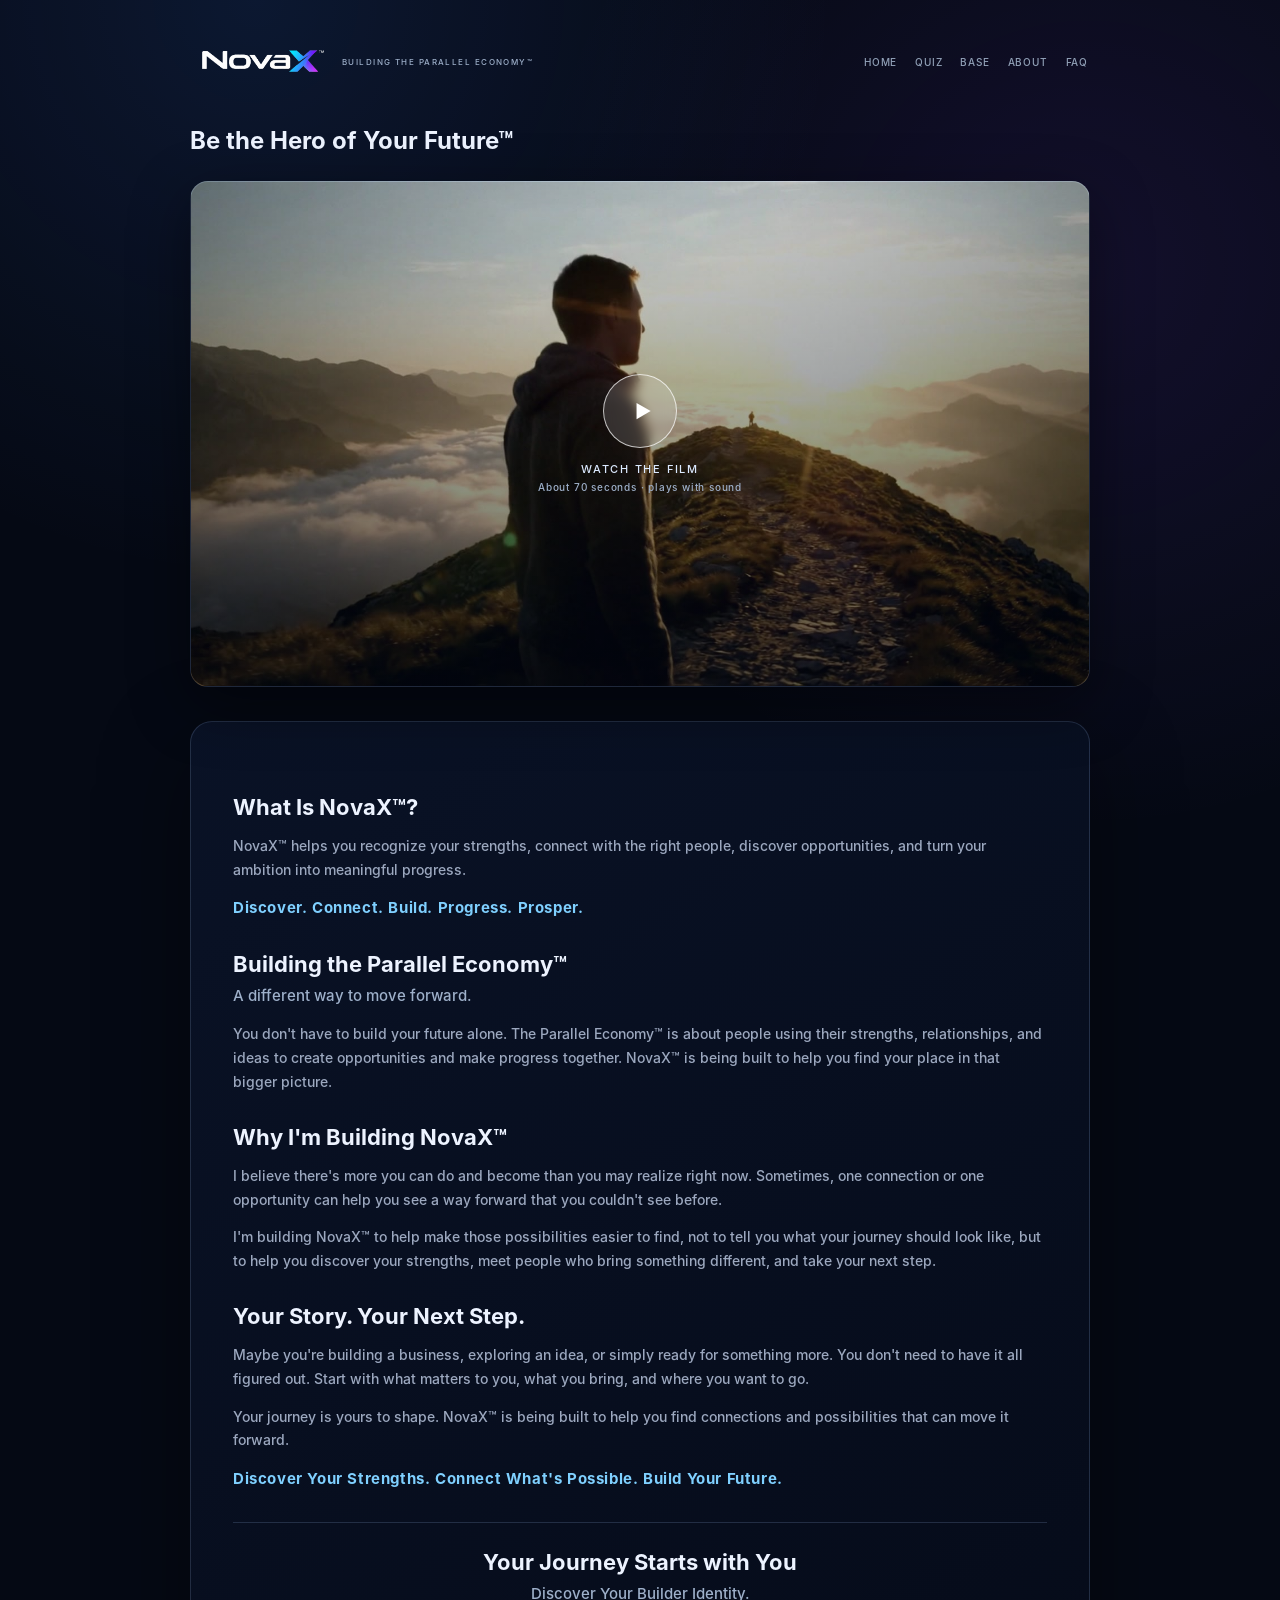
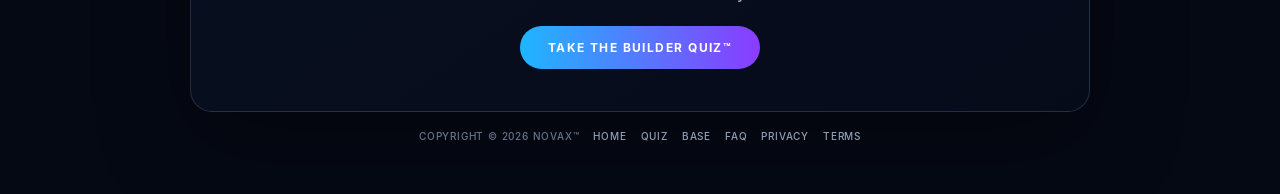
<file: about.html>
<!doctype html>
<html lang="en">
<head>
<meta charset="utf-8">
<meta name="viewport" content="width=device-width,initial-scale=1">
<title>NovaX™ — Be the Hero of Your Future™</title>
<meta name="description" content="NovaX™ helps people discover what they bring, connect with the right people and opportunities, and turn their ambition into meaningful progress.">
<link rel="stylesheet" href="legal.css">
<style>
.about-nav{display:flex;align-items:center;justify-content:space-between;gap:18px;padding:10px 2px 22px}.about-nav img{width:138px;height:auto}.about-nav .brand-lockup{display:flex;align-items:center;gap:12px;min-width:0}.about-nav .brand-tagline{color:#9eb0ca;letter-spacing:.18em;font-size:8px;white-space:nowrap;text-transform:uppercase}.about-links{display:flex;gap:18px;flex-wrap:wrap;justify-content:flex-end}.about-links a{color:#91a1b7;text-decoration:none;font-size:10px;letter-spacing:.08em;text-transform:uppercase}.about-links a:hover{color:#c4dcff}.about-hero{padding:26px 0 10px}.about-hero h1{max-width:760px}.about-hero .lead{font-size:17px;max-width:720px;color:#b8c5d8}.journey{display:grid;grid-template-columns:repeat(4,1fr);gap:10px;margin:24px 0}.journey-card{border:1px solid var(--line);background:rgba(73,167,255,.045);border-radius:14px;padding:16px}.journey-card strong{display:block;color:#eef5ff;font-size:12px}.journey-card span{display:block;color:#7f91aa;font-size:10px;line-height:1.5;margin-top:6px}@media(max-width:700px){.about-nav{align-items:flex-start}.about-links{gap:10px}.journey{grid-template-columns:1fr 1fr}}
@media(max-width:480px){.journey{grid-template-columns:1fr}.about-nav img{width:118px}.about-nav .brand-tagline{font-size:6px;letter-spacing:.11em}.about-links a:nth-child(1),.about-links a:nth-child(2){display:none}}
.film{margin:4px 0 34px}.film-frame{position:relative;aspect-ratio:16/9;border:1px solid var(--line);border-radius:18px;overflow:hidden;background:#020712 center/cover no-repeat;box-shadow:0 18px 60px rgba(0,0,0,.45)}.film-frame video{position:absolute;inset:0;width:100%;height:100%;object-fit:cover;background:#020712}.film-play{position:absolute;inset:0;display:flex;flex-direction:column;align-items:center;justify-content:center;gap:14px;border:0;width:100%;cursor:pointer;color:#fff;font:inherit;background:linear-gradient(180deg,rgba(2,7,18,.15),rgba(2,7,18,.62))}.film-play .btn{width:74px;height:74px;border-radius:50%;display:grid;place-items:center;background:rgba(255,255,255,.14);border:1.5px solid rgba(255,255,255,.7);backdrop-filter:blur(6px);transition:transform .2s,background .2s}.film-play:hover .btn,.film-play:focus-visible .btn{transform:scale(1.07);background:rgba(255,255,255,.24)}.film-play svg{margin-left:4px}.film-play .cap{font-size:11px;letter-spacing:.16em;text-transform:uppercase;color:#dbe9ff}.film-play .cap small{display:block;margin-top:5px;letter-spacing:.08em;color:#9eb0ca;text-transform:none;font-size:10px}.film-end{position:absolute;inset:0;display:none;flex-direction:column;align-items:center;justify-content:center;gap:12px;text-align:center;padding:20px;background:rgba(2,7,18,.78)}.film-end.on{display:flex}.film-end p{margin:0;color:#dbe9ff;font-size:15px}.film-end .row{display:flex;gap:10px;flex-wrap:wrap;justify-content:center}.film-end a,.film-end button{font:inherit;font-size:11px;letter-spacing:.1em;text-transform:uppercase;text-decoration:none;border-radius:999px;padding:11px 20px;cursor:pointer}.film-end a{background:linear-gradient(90deg,#1fb6ff,#8a3cff);color:#fff;border:0}.film-end button{background:transparent;color:#c4dcff;border:1px solid rgba(196,220,255,.45)}.film-note{color:#7f91aa;font-size:10px;margin:8px 2px 0}@media(max-width:480px){.film-play .btn{width:60px;height:60px}.film-end p{font-size:13px}}
.story .verbs{font-size:15px;letter-spacing:.04em;color:#7fd0ff;font-weight:600;margin:6px 0 18px}.story .sub{color:#9eb0ca;font-size:15px;margin:-4px 0 12px}.about-hero{padding:18px 0 6px}.about-hero h1{max-width:none;margin:0 0 16px}
.story-cta{margin-top:30px;padding-top:26px;border-top:1px solid var(--line);text-align:center}.story-cta h2{margin:0 0 6px}.story-cta .sub{margin:0 0 20px}.cta-btn{display:inline-block;font-size:12px;letter-spacing:.12em;text-transform:uppercase;text-decoration:none;color:#fff;background:linear-gradient(90deg,#1fb6ff,#8a3cff);border-radius:999px;padding:14px 28px;font-weight:700}.story-cta a.cta-btn,.story-cta a.cta-btn:visited{color:#fff}.cta-btn:hover{filter:brightness(1.1)}
.mb{display:none}
@media(max-width:480px){.about-nav{padding-bottom:18px}.about-nav .brand-lockup{gap:10px}.about-nav img{width:100px}.about-nav .brand-tagline{font:700 8.5px/1.35 Inter,sans-serif;letter-spacing:.1em;color:#d5e2f3}.mb{display:inline}.about-links{display:none}}
@media(max-width:480px){.story-cta h2{font-size:clamp(16px,5.1vw,24px);white-space:nowrap}}
</style>
</head>
<body>
<main class="page">
  <nav class="about-nav" aria-label="Site navigation">
    <div class="brand-lockup"><a href="index.html"><img src="assets/NovaX_APPROVED_LOGO_ASSET.png" alt="NovaX™"></a><span class="brand-tagline">Building the<br class="mb"> Parallel Economy™</span></div>
    <div class="about-links"><a href="index.html">Home</a><a href="quiz.html">Quiz</a><a href="base.html">Base</a><a href="about.html">About</a><a href="faq.html">FAQ</a></div>
    </nav>
  <section class="about-hero">
    <h1>Be the Hero of Your Future™</h1>
  </section>
  <section class="film" aria-label="NovaX™ brand film">
    <div class="film-frame" id="filmFrame" style="background-image:url('assets/video/novax-brand-film-poster.jpg')">
      <video id="filmVideo" preload="none" playsinline poster="assets/video/novax-brand-film-poster.jpg" aria-label="NovaX™ brand film: Building the Parallel Economy™">
        <source src="assets/video/novax-brand-film-720.mp4" type="video/mp4">
        <source src="assets/video/novax-brand-film-720.webm" type="video/webm">
      </video>
      <button class="film-play" id="filmPlay" type="button" aria-label="Play the NovaX™ brand film with sound">
        <span class="btn"><svg width="26" height="26" viewBox="0 0 24 24" fill="#fff" aria-hidden="true"><path d="M7 4.5v15l13-7.5z"/></svg></span>
        <span class="cap">Watch the film<small>About 70 seconds &middot; plays with sound</small></span>
      </button>
      <div class="film-end" id="filmEnd">
        <p>Your Journey Starts with You</p>
        <div class="row"><a href="quiz.html">Take the Builder Quiz™</a><button type="button" id="filmReplay">Watch again</button></div>
      </div>
    </div>
  </section>
  <article class="panel story">
    <h2>What Is NovaX™?</h2>
    <p>NovaX™ helps you recognize your strengths, connect with the right people, discover opportunities, and turn your ambition into meaningful progress.</p>
    <p class="verbs">Discover. Connect. Build. Progress. Prosper.</p>

    <h2>Building the Parallel Economy™</h2>
    <p class="sub">A different way to move forward.</p>
    <p>You don't have to build your future alone. The Parallel Economy™ is about people using their strengths, relationships, and ideas to create opportunities and make progress together. NovaX™ is being built to help you find your place in that bigger picture.</p>

    <h2>Why I'm Building NovaX™</h2>
    <p>I believe there's more you can do and become than you may realize right now. Sometimes, one connection or one opportunity can help you see a way forward that you couldn't see before.</p>
    <p>I'm building NovaX™ to help make those possibilities easier to find, not to tell you what your journey should look like, but to help you discover your strengths, meet people who bring something different, and take your next step.</p>

    <h2>Your Story. Your Next Step.</h2>
    <p>Maybe you're building a business, exploring an idea, or simply ready for something more. You don't need to have it all figured out. Start with what matters to you, what you bring, and where you want to go.</p>
    <p>Your journey is yours to shape. NovaX™ is being built to help you find connections and possibilities that can move it forward.</p>
    <p class="verbs">Discover Your Strengths. Connect What's Possible. Build Your Future.</p>

    <div class="story-cta">
      <h2>Your Journey Starts with You</h2>
      <p class="sub">Discover Your Builder Identity.</p>
      <a class="cta-btn" href="quiz.html">Take the Builder Quiz™</a>
    </div>
  </article>
  <nav class="footer" aria-label="Site navigation">
    <span class="copyright">Copyright © 2026 NovaX™</span>
    <a href="index.html">Home</a><a href="quiz.html">Quiz</a><a href="base.html">Base</a><a href="faq.html">FAQ</a><a href="privacy.html">Privacy</a><a href="terms.html">Terms</a>
  </nav>
</main>
<script>
(function(){
var v=document.getElementById('filmVideo'),b=document.getElementById('filmPlay'),e=document.getElementById('filmEnd'),r=document.getElementById('filmReplay'),f=document.getElementById('filmFrame');
if(!v||!b)return;
var hd=false;
function pick(){try{var c=navigator.connection||{};if(!hd&&window.innerWidth>=1100&&!c.saveData&&!/2g|3g/.test(c.effectiveType||'')){v.querySelector('source').src='assets/video/novax-brand-film-1080.mp4';v.load();}hd=true;}catch(x){}}
function start(){pick();e.classList.remove('on');b.style.display='none';f.style.backgroundImage='none';v.setAttribute('controls','');var p=v.play();if(p&&p.catch)p.catch(function(){b.style.display='flex';v.removeAttribute('controls');});}
b.addEventListener('click',start);
v.addEventListener('ended',function(){v.removeAttribute('controls');e.classList.add('on');});
r.addEventListener('click',function(){v.currentTime=0;start();});
})();
</script>
<script src="assets/novax-avatar.js" defer></script>
</body>
</html>
</file>
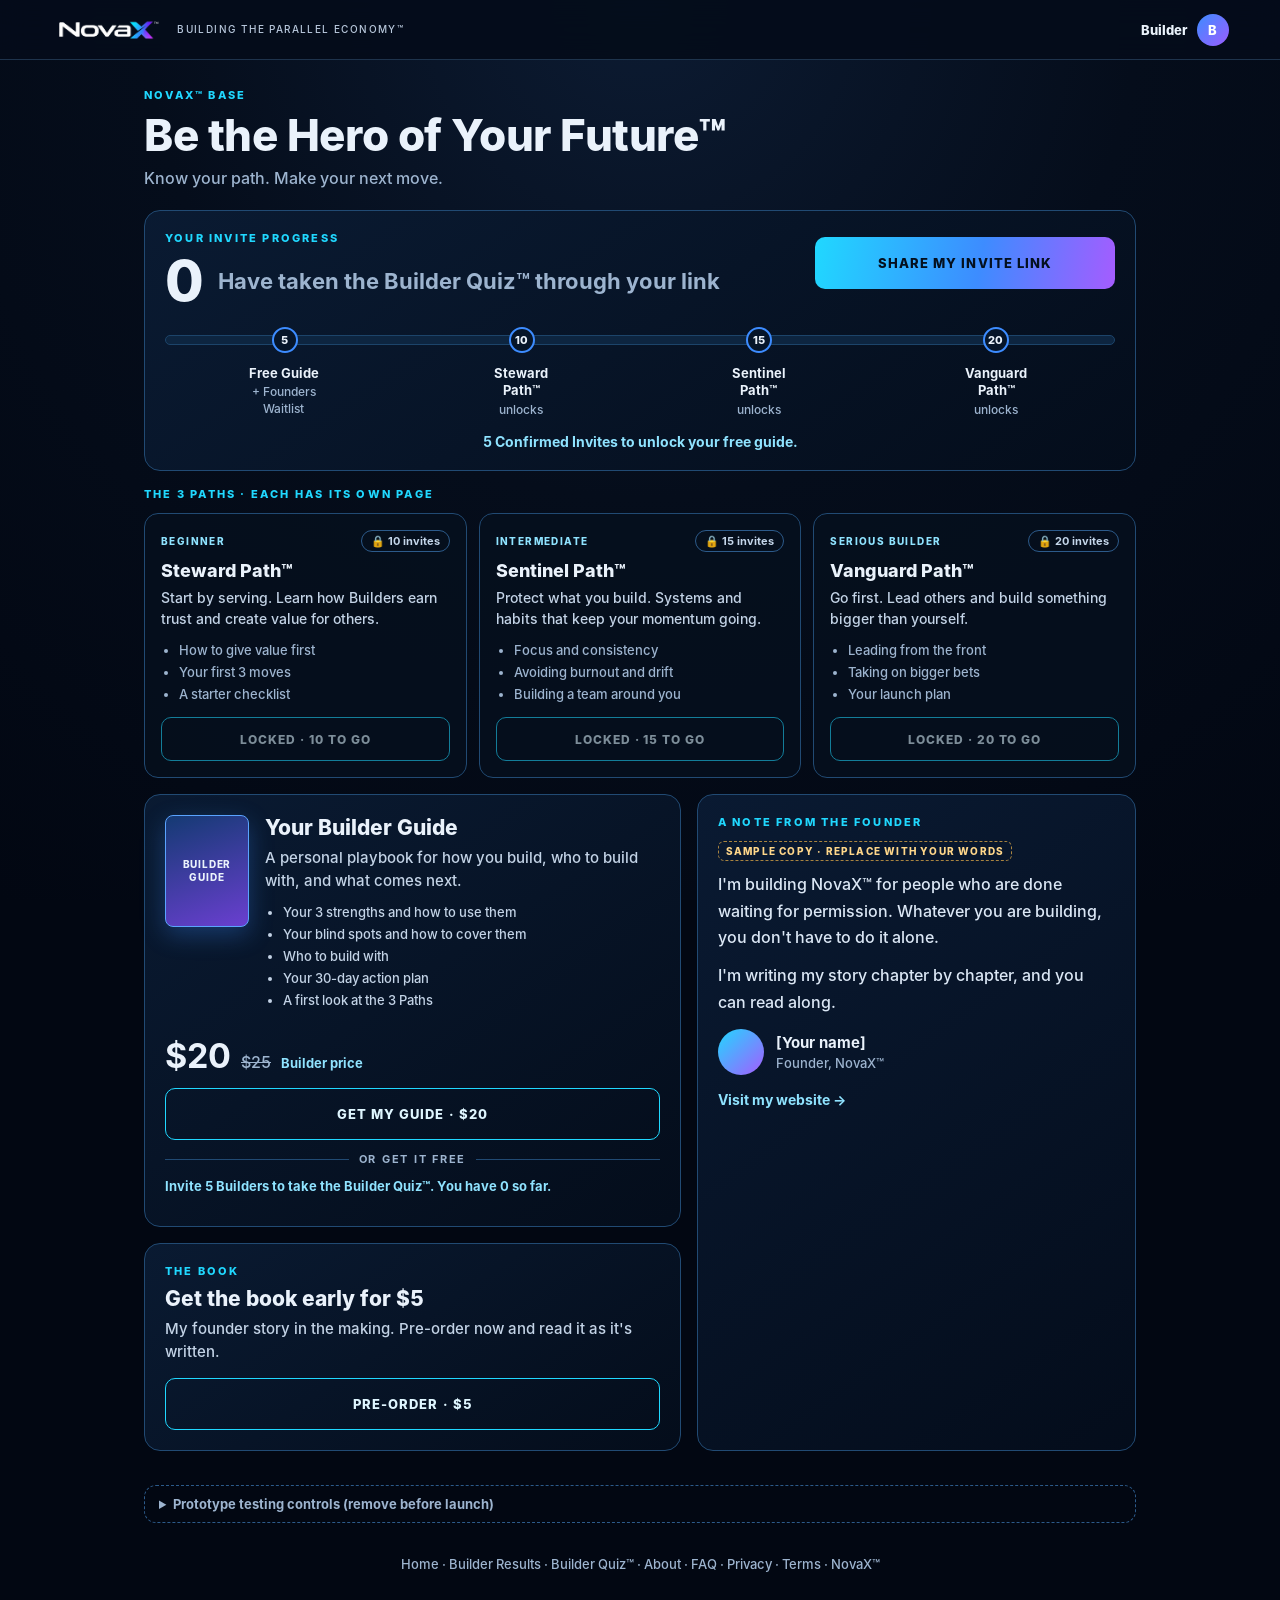
<file: base.html>
<!doctype html>
<html lang="en">
<head>
<meta charset="utf-8"><meta name="viewport" content="width=device-width,initial-scale=1">
<title>NovaX™ Base — Be the Hero of Your Future™</title>
<meta name="description" content="Your NovaX™ Base: invite Builders, unlock your Builder Guide and explore the three Paths.">
<style>
@font-face{font-family:Inter;font-weight:500;font-style:normal;font-display:swap;src:url(assets/fonts/Inter-Medium.woff) format("woff")}
@font-face{font-family:Inter;font-weight:700;font-style:normal;font-display:swap;src:url(assets/fonts/Inter-Bold.woff) format("woff")}
@font-face{font-family:Inter;font-weight:800;font-style:normal;font-display:swap;src:url(assets/fonts/Inter-ExtraBold.woff) format("woff")}
:root{--bg:#050d1b;--line:#214a73;--text:#eaf2fb;--mute:#9db4cf;--cyan:#20d8ff;--grad:linear-gradient(100deg,#20d8ff,#3d8cff 55%,#a55cff)}
*{box-sizing:border-box}html{scroll-behavior:smooth;background:#020712}
body{margin:0;background:radial-gradient(circle at 50% 0,#0c1b32,#050d1b 45%,#020712);background-attachment:fixed;color:var(--text);font-family:Inter,ui-sans-serif,system-ui,-apple-system,"Segoe UI",Arial,sans-serif;-webkit-font-smoothing:antialiased;min-height:100vh}
a{color:inherit}
.nav{display:flex;align-items:center;justify-content:space-between;padding:12px clamp(16px,4vw,54px);border-bottom:1px solid rgba(71,111,153,.4);position:sticky;top:0;z-index:20;background:rgba(5,13,27,.92);backdrop-filter:blur(14px)}
.brand{display:flex;align-items:center;gap:14px;text-decoration:none}.brand img{width:112px;height:auto;display:block}
.tl{font:500 10px/1.35 Inter,sans-serif;letter-spacing:.14em;color:#b9c9dd;text-transform:uppercase}.mb{display:none}
.acct{display:flex;align-items:center;gap:10px;text-decoration:none}.nm{font:800 13px Inter,sans-serif;color:var(--text)}
.av{width:32px;height:32px;border-radius:50%;background:linear-gradient(135deg,#3d8cff,#9b5cff);display:grid;place-items:center;font:800 13px Inter,sans-serif;color:#fff}
.wrap{max-width:1040px;margin:0 auto;padding:28px clamp(16px,3vw,24px) 40px}
.eyebrow{font:800 11px Inter,sans-serif;letter-spacing:.2em;color:var(--cyan);text-transform:uppercase}
h1{font-size:clamp(30px,6.4vw,44px);line-height:1.08;margin:10px 0 8px;font-weight:800;letter-spacing:-.01em}
.sub{color:var(--mute);font-size:16px;margin:0 0 22px}
.card{background:linear-gradient(145deg,rgba(10,27,51,.96),rgba(4,13,27,.96));border:1px solid var(--line);border-radius:16px;padding:20px;margin-bottom:16px}
h2{font-size:21px;margin:0 0 6px;font-weight:800}h3{margin:0 0 6px;font-size:18px;font-weight:800}
.lead{color:#c3d3e6;font-size:15px;line-height:1.55;margin:0 0 14px}
.btn{display:block;width:100%;text-align:center;padding:15px;border-radius:10px;border:0;background:var(--grad);color:#04101f;font:800 13px Inter,sans-serif;letter-spacing:.08em;cursor:pointer;text-decoration:none;min-height:52px;transition:filter .2s,transform .2s}
.btn:hover,.btn:focus-visible{filter:brightness(1.1);transform:translateY(-1px)}.btn.ghost{background:transparent;border:1px solid var(--cyan);color:#dff6ff}
.btn:disabled{opacity:.55;cursor:not-allowed;transform:none;filter:none}
/* progress */
.top2{display:flex;justify-content:space-between;align-items:flex-start;gap:16px}
.big{display:flex;align-items:center;gap:14px;font-size:56px;font-weight:800;line-height:1;margin:8px 0 0}
.big small{font-size:clamp(16px,2.2vw,22px);font-weight:700;color:var(--mute);line-height:1.3}
.share{width:300px;flex:0 0 auto;margin-top:6px}
.lad{margin-top:26px}.track{position:relative;height:10px;border-radius:99px;background:#0d2540;border:1px solid #1c446a}
.track i{position:absolute;left:0;top:-1px;bottom:-1px;border-radius:99px;background:var(--grad);transition:width .5s ease}
.track .m{position:absolute;top:50%;transform:translate(-50%,-50%);width:26px;height:26px;border-radius:50%;border:2px solid #3d8cff;background:#061529;display:grid;place-items:center;font:800 11px Inter,sans-serif}
.track .m.done{background:var(--grad);color:#04101f;border-color:transparent}
.labs{position:relative;height:62px;margin-top:20px}
.labs div{position:absolute;top:0;transform:translateX(-50%);text-align:center;font-size:12px;color:var(--mute);line-height:1.35;width:96px}
.labs div b{display:block;color:var(--text);font-size:13px;margin-bottom:2px}
.next-note{margin:6px 0 0;color:#8fe3ff;font-size:14px;font-weight:700;text-align:center}
/* paths */
.sect{margin:6px 0 12px}
.pgrid{display:grid;grid-template-columns:repeat(3,1fr);gap:12px;margin-bottom:16px}
.pc{border:1px solid var(--line);border-radius:14px;padding:16px;background:rgba(6,16,31,.7);display:flex;flex-direction:column}
.pc.open{border-color:#3d8cff;box-shadow:0 0 0 1px rgba(61,140,255,.35),0 10px 30px rgba(61,140,255,.12)}
.ptop{display:flex;justify-content:space-between;align-items:center;margin-bottom:8px;gap:8px}
.lvl{font:800 10px Inter,sans-serif;letter-spacing:.14em;color:#8fe3ff}
.lk{font:700 11px Inter,sans-serif;color:#c4d6ea;border:1px solid #2c5a8a;border-radius:99px;padding:3px 9px;white-space:nowrap}
.pc.open .lk{background:var(--grad);color:#04101f;border-color:transparent}
.pt{margin:0 0 10px;color:#c3d3e6;font-size:14px;line-height:1.5}
.pc ul,.inside{margin:0 0 12px;padding-left:18px;color:#9db4cf;font-size:13px;line-height:1.7}.inside{color:#c3d3e6}
.pc .btn{margin-top:auto;padding:12px;min-height:44px;font-size:12px}
/* two column */
.grid2{display:grid;grid-template-columns:1.1fr .9fr;grid-template-areas:"guide note" "book note";gap:0 16px;align-items:start}
.g-guide{grid-area:guide}.g-note{grid-area:note;height:calc(100% - 16px)}.g-book{grid-area:book}
.row{display:flex;gap:16px;align-items:flex-start}
.cover{width:84px;height:112px;border-radius:8px;background:linear-gradient(160deg,#143a73,#6a3fd0);border:1px solid #5aa3ff;display:grid;place-items:center;text-align:center;font:800 10px/1.3 Inter,sans-serif;letter-spacing:.08em;padding:8px;flex:0 0 auto;box-shadow:0 8px 24px rgba(61,140,255,.3);text-transform:uppercase}
.price{display:flex;align-items:baseline;gap:10px;margin:12px 0}.price b{font-size:34px}.price s{color:var(--mute)}.price span{font-size:13px;color:#8fe3ff;font-weight:700}
.or{display:flex;align-items:center;gap:10px;color:var(--mute);font:700 11px Inter,sans-serif;letter-spacing:.16em;margin:12px 0}.or:before,.or:after{content:"";flex:1;height:1px;background:var(--line)}
.free-note{color:#8fe3ff;font-size:13px;font-weight:700;margin:0 0 12px}
.note p{font-size:16px;line-height:1.65;color:#dbe7f5;margin:0 0 12px}
.sig{display:flex;align-items:center;gap:12px;margin-top:14px}.face{width:46px;height:46px;border-radius:50%;background:linear-gradient(135deg,#20d8ff,#a55cff);flex:0 0 auto}.sig b{display:block;font-size:15px}.sig span{color:var(--mute);font-size:13px}
.tag{display:inline-block;font:800 10px Inter,sans-serif;letter-spacing:.12em;color:#ffd78a;border:1px dashed #a98440;border-radius:6px;padding:3px 7px;margin-bottom:10px}
.lnk{color:#8fe3ff;font-weight:700;font-size:14px;text-decoration:none;background:none;border:0;padding:0;cursor:pointer;font-family:inherit}.lnk:hover{text-decoration:underline}
.details{margin:18px 0 0;border:1px dashed #2c5a8a;border-radius:12px;padding:10px 14px;color:var(--mute);font-size:13px}.details summary{cursor:pointer;font-weight:700}
.test-grid{display:flex;flex-wrap:wrap;gap:8px;margin-top:12px}.test-grid button{border:1px solid var(--cyan);background:transparent;color:#dff6ff;border-radius:8px;padding:9px 14px;font:700 12px Inter,sans-serif;cursor:pointer}
.footer{text-align:center;color:var(--mute);font-size:13px;margin-top:28px;line-height:2}.footer a{text-decoration:none}.footer a:hover{text-decoration:underline}
.toast{position:fixed;left:50%;bottom:26px;transform:translate(-50%,20px);background:#0d2540;border:1px solid #3d8cff;color:#eaf2fb;padding:12px 18px;border-radius:10px;font-size:14px;opacity:0;pointer-events:none;transition:.25s;z-index:50;max-width:90vw;text-align:center}.toast.show{opacity:1;transform:translate(-50%,0)}
@media(max-width:780px){
 .grid2{display:block}.g-note{height:auto}.pgrid{grid-template-columns:1fr}
}
@media(max-width:600px){
 .mb{display:inline}.tl{font-size:8.5px;letter-spacing:.1em}.brand{gap:10px}.brand img{width:100px}.nm{display:none}
 .top2{display:block}.share{width:100%;margin-top:16px}.big{font-size:48px}.big small{font-size:16px}
 .labs div{width:76px;font-size:10.5px}.labs div b{font-size:11px}
 .card{padding:18px}
}
@media(prefers-reduced-motion:reduce){.track i,.btn,.toast{transition:none}}
</style>
</head>
<body>
<header class="nav"><a class="brand" href="index.html"><img src="assets/NovaX_APPROVED_LOGO_ASSET.png" alt="NovaX™"><span class="tl">Building the<br class="mb"> Parallel Economy™</span></a><a class="acct" href="results.html" aria-label="Your Builder Results"><span class="nm" id="userName">Builder</span><span class="av" id="avatar">B</span></a></header>
<main class="wrap">
 <div class="eyebrow">NovaX™ Base</div>
 <h1>Be the Hero of Your Future™</h1>
 <p class="sub">Know your path. Make your next move.</p>

 <section class="card" aria-labelledby="progHead">
  <div class="top2"><div><div class="eyebrow" id="progHead">Your invite progress</div><div class="big"><span id="inviteCount">0</span><small>Have taken the Builder&nbsp;Quiz™ through your link</small></div></div><button class="btn share" id="inviteBtn" type="button">SHARE MY INVITE LINK</button></div>
  <div class="lad"><div class="track" id="track"><i id="fill" style="width:0"></i></div><div class="labs" id="labs"></div></div>
  <p class="next-note" id="nextNote"></p>
 </section>

 <div class="eyebrow sect">The 3 Paths · each has its own page</div>
 <section class="pgrid" id="paths"></section>

 <div class="grid2">
  <section class="card g-guide" id="guideCard"></section>
  <section class="card note g-note"><div class="eyebrow" style="margin-bottom:10px">A note from the Founder</div><span class="tag">SAMPLE COPY · REPLACE WITH YOUR WORDS</span><p>I'm building NovaX™ for people who are done waiting for permission. Whatever you are building, you don't have to do it alone.</p><p>I'm writing my story chapter by chapter, and you can read along.</p><div class="sig"><div class="face" aria-hidden="true"></div><div><b id="founderName">[Your name]</b><span>Founder, NovaX™</span></div></div><div style="margin-top:14px"><button class="lnk" id="founderSite" type="button">Visit my website →</button></div></section>
  <section class="card g-book"><div class="eyebrow" style="margin-bottom:8px">The book</div><h2>Get the book early for $5</h2><p class="lead">My founder story in the making. Pre-order now and read it as it's written.</p><button class="btn ghost" id="bookBtn" type="button">PRE-ORDER · $5</button></section>
 </div>

 <details class="details"><summary>Prototype testing controls (remove before launch)</summary><div class="test-grid"><button data-sim="1" type="button">+1</button><button data-sim="5" type="button">+5</button><button data-sim="10" type="button">+10</button><button data-sim="20" type="button">+20</button><button id="simReset" type="button">RESET</button><button id="copyBtn" type="button">COPY INVITE LINK</button></div></details>
 <footer class="footer"><a href="index.html">Home</a> · <a href="results.html">Builder Results</a> · <a href="quiz.html">Builder Quiz™</a> · <a href="about.html">About</a> · <a href="faq.html">FAQ</a> · <a href="privacy.html">Privacy</a> · <a href="terms.html">Terms</a> · NovaX™</footer>
</main>
<div class="toast" id="toast" role="status" aria-live="polite"></div>
<script>
/* ===== Base config: connect these when ready ===== */
const BASE_CONFIG={
  founderName:'[Your name]',
  founderSiteUrl:'',          // your personal founder website
  guideCheckoutUrl:'',        // $20 Builder price checkout (regular $25)
  guideDownloadUrl:'',        // free download after 5 confirmed invites
  bookPresellUrl:'',          // $5 book pre-order
  pathPages:{steward:'',sentinel:'',vanguard:''} // dedicated Path pages, when built
};
const GUIDE_PRICE=20,GUIDE_REGULAR=25;
const KEY='novax_builder_v4',SIM_KEY='novax_base_sim';
const MILESTONES=[5,10,15,20];
const PATHS=[
 {id:'steward',name:'Steward Path™',level:'Beginner',need:10,line:'Start by serving. Learn how Builders earn trust and create value for others.',items:['How to give value first','Your first 3 moves','A starter checklist']},
 {id:'sentinel',name:'Sentinel Path™',level:'Intermediate',need:15,line:'Protect what you build. Systems and habits that keep your momentum going.',items:['Focus and consistency','Avoiding burnout and drift','Building a team around you']},
 {id:'vanguard',name:'Vanguard Path™',level:'Serious Builder',need:20,line:'Go first. Lead others and build something bigger than yourself.',items:['Leading from the front','Taking on bigger bets','Your launch plan']}
];
const $=id=>document.getElementById(id);
function state(){try{return JSON.parse(localStorage.getItem(KEY)||'{}')}catch(e){return {}}}
function sim(){try{return Math.max(0,Number(localStorage.getItem(SIM_KEY))||0)}catch(e){return 0}}
const s=state();
const first=((s.name||'Builder').trim().split(/\s+/)[0])||'Builder';
const profile=(s.profile||'').trim();
$('userName').textContent=first;$('avatar').textContent=first.charAt(0).toUpperCase()||'B';
$('founderName').textContent=BASE_CONFIG.founderName;
function count(){return Math.max(0,Number(s.confirmedInviteCount)||0)+sim()}
function toast(msg){const t=$('toast');t.textContent=msg;t.classList.add('show');clearTimeout(toast._t);toast._t=setTimeout(()=>t.classList.remove('show'),2600)}
function go(url,missing){if(url){window.open(url,'_blank','noopener')}else toast(missing||"This link isn't connected yet.")}
/* progress: milestones sit at the center of four equal columns */
const POS=[12.5,37.5,62.5,87.5];
function fillPct(n){if(n<=0)return 0;if(n<MILESTONES[0])return POS[0]*n/MILESTONES[0];for(let i=0;i<MILESTONES.length-1;i++){if(n<MILESTONES[i+1])return POS[i]+(POS[i+1]-POS[i])*(n-MILESTONES[i])/(MILESTONES[i+1]-MILESTONES[i])}return POS[3]}
const LABELS=[['Free Guide','+ Founders<br>Waitlist'],['Steward<br>Path™','unlocks'],['Sentinel<br>Path™','unlocks'],['Vanguard<br>Path™','unlocks']];
function renderProgress(){
  const n=count();$('inviteCount').textContent=n.toLocaleString();
  $('fill').style.width=fillPct(n)+'%';
  $('track').querySelectorAll('.m').forEach(e=>e.remove());
  MILESTONES.forEach((m,i)=>{const d=document.createElement('span');d.className='m'+(n>=m?' done':'');d.style.left=POS[i]+'%';d.textContent=n>=m?'✓':m;d.setAttribute('aria-label',m+' invites'+(n>=m?' reached':''));$('track').appendChild(d)});
  $('labs').innerHTML=LABELS.map((l,i)=>`<div style="left:${POS[i]}%"><b>${l[0]}</b>${n>=MILESTONES[i]?'unlocked':l[1]}</div>`).join('');
  const next=MILESTONES.find(m=>n<m);
  {const k=MILESTONES.indexOf(next),left=next?next-n:0,w=left===1?'Confirmed Invite':'Confirmed Invites';$('nextNote').textContent=next?(n===0&&k===0?`${next} Confirmed Invites to unlock your free guide.`:k===0?`${left} more ${w} to unlock your free guide.`:`${left} more ${w} to unlock ${LABELS[k][0].replace('<br>',' ')}.`):'You reached every milestone. Thank you for inviting others.';}
}
function renderPaths(){
  const n=count();
  $('paths').innerHTML=PATHS.map(p=>{const open=n>=p.need,page=BASE_CONFIG.pathPages[p.id];
    return `<article class="pc${open?' open':''}"><div class="ptop"><span class="lvl">${p.level.toUpperCase()}</span><span class="lk">${open?'Unlocked':'🔒 '+p.need+' invites'}</span></div><h3>${p.name}</h3><p class="pt">${p.line}</p><ul>${p.items.map(i=>`<li>${i}</li>`).join('')}</ul>${open?`<button class="btn" type="button" data-path="${p.id}">${page?'OPEN PATH →':'UNLOCKED · PAGE COMING SOON'}</button>`:`<button class="btn ghost" type="button" disabled>LOCKED · ${p.need-n} TO GO</button>`}</article>`}).join('');
  $('paths').querySelectorAll('[data-path]').forEach(b=>b.onclick=()=>{const u=BASE_CONFIG.pathPages[b.dataset.path];if(u)location.href=u;else toast('This Path page is coming soon.')});
}
function renderGuide(){
  const n=count(),title=(profile?profile+' Builder Guide':'Builder Guide'),free=n>=MILESTONES[0];
  const inside='<ul class="inside"><li>Your 3 strengths and how to use them</li><li>Your blind spots and how to cover them</li><li>Who to build with</li><li>Your 30-day action plan</li><li>A first look at the 3 Paths</li></ul>';
  const cover=`<div class="cover">${(profile?profile+'<br>':'')}BUILDER<br>GUIDE</div>`;
  $('guideCard').innerHTML=free
   ?`<div class="row">${cover}<div><h2>Your ${title} is unlocked</h2><p class="lead" style="margin:0 0 8px">You reached 5 invites. Your personal playbook is free.</p>${inside}</div></div><button class="btn" id="guideDl" type="button">DOWNLOAD MY GUIDE</button>`
   :`<div class="row">${cover}<div><h2>Your ${title}</h2><p class="lead" style="margin:0 0 8px">A personal playbook for how you build, who to build with, and what comes next.</p>${inside}</div></div><div class="price"><b>$${GUIDE_PRICE}</b><s>$${GUIDE_REGULAR}</s><span>Builder price</span></div><button class="btn ghost" id="guideBuy" type="button">GET MY GUIDE · $${GUIDE_PRICE}</button><div class="or">OR GET IT FREE</div><p class="free-note">Invite 5 Builders to take the Builder&nbsp;Quiz™. You have ${n} so far.</p>`;
  const dl=$('guideDl'),buy=$('guideBuy');
  if(dl)dl.onclick=()=>go(BASE_CONFIG.guideDownloadUrl,'Your guide download link will be connected soon.');
  if(buy)buy.onclick=()=>go(BASE_CONFIG.guideCheckoutUrl,'Checkout will be connected soon.');
}
function renderAll(){renderProgress();renderPaths();renderGuide()}
/* invite link + sharing */
function copyText(t){if(navigator.clipboard&&navigator.clipboard.writeText)return navigator.clipboard.writeText(t);const ta=document.createElement('textarea');ta.value=t;ta.style.cssText='position:fixed;opacity:0';document.body.appendChild(ta);ta.select();try{document.execCommand('copy')}catch(e){}ta.remove();return Promise.resolve()}
function inviteCode(){return s.inviteCode||('NOVAX-'+first.toUpperCase())}
function inviteUrl(){return location.origin+location.pathname.replace(/[^/]*$/,'')+'quiz.html?ref='+encodeURIComponent(inviteCode())}
function share(){const url=inviteUrl(),text='Invite Builders to take the Builder Quiz™. Help Launch NovaX™. Unlock Founding Rewards.';
  if(navigator.share){navigator.share({title:'NovaX™',text,url}).catch(e=>{if(e&&e.name!=='AbortError')copyText(url).then(()=>toast('Invite link copied.'))})}
  else copyText(url).then(()=>toast('Invite link copied.'))}
$('inviteBtn').onclick=share;
$('copyBtn').onclick=()=>copyText(inviteUrl()).then(()=>toast('Invite link copied.'));
$('founderSite').onclick=()=>go(BASE_CONFIG.founderSiteUrl,'Founder website link coming soon.');
$('bookBtn').onclick=()=>go(BASE_CONFIG.bookPresellUrl,'Book pre-order will be connected soon.');
document.querySelectorAll('[data-sim]').forEach(b=>b.onclick=()=>{try{localStorage.setItem(SIM_KEY,String(sim()+Number(b.dataset.sim)))}catch(e){}renderAll()});
$('simReset').onclick=()=>{try{localStorage.removeItem(SIM_KEY)}catch(e){}renderAll()};
renderAll();
</script>
</body>
</html>
</file>
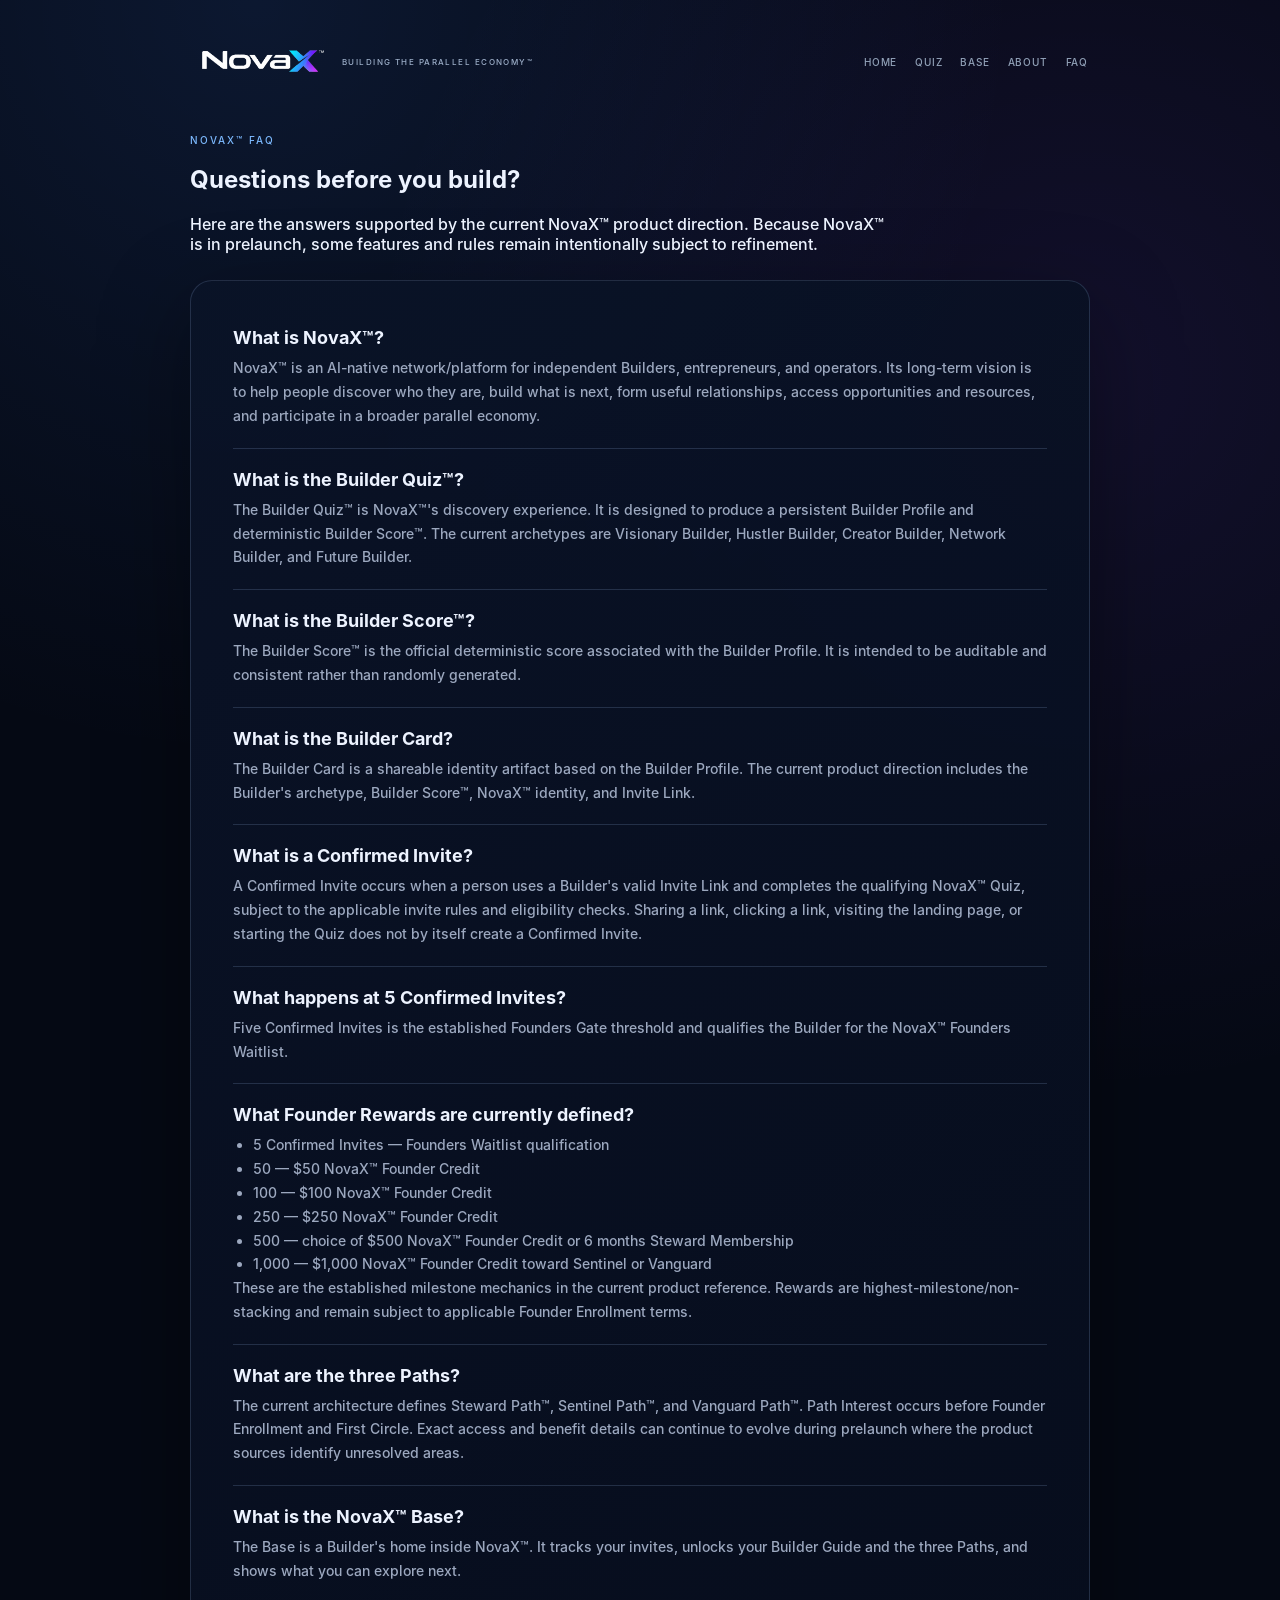
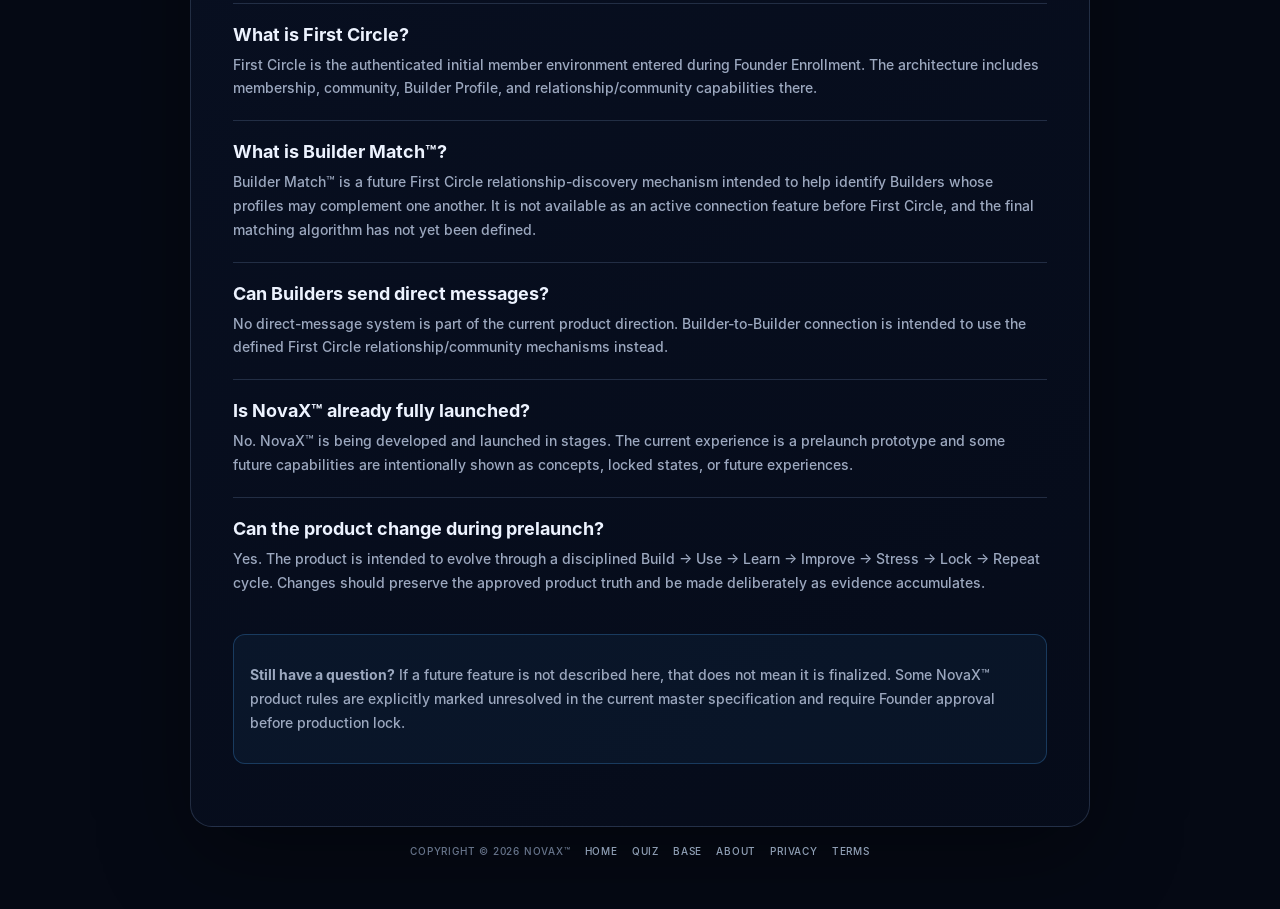
<file: faq.html>
<!doctype html>
<html lang="en">
<head>
<meta charset="utf-8">
<meta name="viewport" content="width=device-width,initial-scale=1">
<title>NovaX™ — FAQ</title>
<meta name="description" content="Frequently asked questions about the NovaX™ Builder Quiz™, Builder Card, Invites, Founder Rewards, Paths, and First Circle.">
<link rel="stylesheet" href="legal.css">
<style>
.faq-nav{display:flex;align-items:center;justify-content:space-between;gap:18px;padding:10px 2px 22px}.faq-nav img{width:138px;height:auto}.faq-nav .brand-lockup{display:flex;align-items:center;gap:12px;min-width:0}.faq-nav .brand-tagline{color:#9eb0ca;letter-spacing:.18em;font-size:8px;white-space:nowrap;text-transform:uppercase}.faq-links{display:flex;gap:18px;flex-wrap:wrap;justify-content:flex-end}.faq-links a{color:#91a1b7;text-decoration:none;font-size:10px;letter-spacing:.08em;text-transform:uppercase}.faq-links a:hover{color:#c4dcff}.faq-intro{padding:26px 0 10px}.faq-intro h1{max-width:760px}.faq-intro p{max-width:700px}.faq-item{border-top:1px solid var(--line);padding:20px 0}.faq-item:first-child{border-top:0;padding-top:4px}.faq-item h2{font-size:18px;margin:0 0 8px}.faq-item p,.faq-item li{margin:0;color:var(--muted);line-height:1.7;font-size:14px}.faq-item ul{margin:8px 0 0;padding-left:20px}@media(max-width:480px){.faq-nav img{width:118px}.faq-nav .brand-tagline{font-size:6px;letter-spacing:.11em}.faq-links a:nth-child(1),.faq-links a:nth-child(2){display:none}}
.mb{display:none}
@media(max-width:480px){.faq-nav{padding-bottom:18px}.faq-nav .brand-lockup{gap:10px}.faq-nav img{width:100px}.faq-nav .brand-tagline{font:700 8.5px/1.35 Inter,sans-serif;letter-spacing:.1em;color:#d5e2f3}.mb{display:inline}.faq-links{display:none}}
</style>
</head>
<body>
<main class="page">
  <nav class="faq-nav" aria-label="Site navigation">
    <div class="brand-lockup"><a href="index.html"><img src="assets/NovaX_APPROVED_LOGO_ASSET.png" alt="NovaX™"></a><span class="brand-tagline">Building the<br class="mb"> Parallel Economy™</span></div>
    <div class="faq-links"><a href="index.html">Home</a><a href="quiz.html">Quiz</a><a href="base.html">Base</a><a href="about.html">About</a><a href="faq.html">FAQ</a></div>
    </nav>
  <section class="faq-intro">
    <div class="eyebrow">NOVAX™ FAQ</div>
    <h1>Questions before you build?</h1>
    <p>Here are the answers supported by the current NovaX™ product direction. Because NovaX™ is in prelaunch, some features and rules remain intentionally subject to refinement.</p>
  </section>
  <article class="panel">
    <div class="faq-item"><h2>What is NovaX™?</h2><p>NovaX™ is an AI-native network/platform for independent Builders, entrepreneurs, and operators. Its long-term vision is to help people discover who they are, build what is next, form useful relationships, access opportunities and resources, and participate in a broader parallel economy.</p></div>
    <div class="faq-item"><h2>What is the Builder Quiz™?</h2><p>The Builder Quiz™ is NovaX™'s discovery experience. It is designed to produce a persistent Builder Profile and deterministic Builder Score™. The current archetypes are Visionary Builder, Hustler Builder, Creator Builder, Network Builder, and Future Builder.</p></div>
    <div class="faq-item"><h2>What is the Builder Score™?</h2><p>The Builder Score™ is the official deterministic score associated with the Builder Profile. It is intended to be auditable and consistent rather than randomly generated.</p></div>
    <div class="faq-item"><h2>What is the Builder Card?</h2><p>The Builder Card is a shareable identity artifact based on the Builder Profile. The current product direction includes the Builder's archetype, Builder Score™, NovaX™ identity, and Invite Link.</p></div>
    <div class="faq-item"><h2>What is a Confirmed Invite?</h2><p>A Confirmed Invite occurs when a person uses a Builder's valid Invite Link and completes the qualifying NovaX™ Quiz, subject to the applicable invite rules and eligibility checks. Sharing a link, clicking a link, visiting the landing page, or starting the Quiz does not by itself create a Confirmed Invite.</p></div>
    <div class="faq-item"><h2>What happens at 5 Confirmed Invites?</h2><p>Five Confirmed Invites is the established Founders Gate threshold and qualifies the Builder for the NovaX™ Founders Waitlist.</p></div>
    <div class="faq-item"><h2>What Founder Rewards are currently defined?</h2><ul><li>5 Confirmed Invites — Founders Waitlist qualification</li><li>50 — $50 NovaX™ Founder Credit</li><li>100 — $100 NovaX™ Founder Credit</li><li>250 — $250 NovaX™ Founder Credit</li><li>500 — choice of $500 NovaX™ Founder Credit or 6 months Steward Membership</li><li>1,000 — $1,000 NovaX™ Founder Credit toward Sentinel or Vanguard</li></ul><p>These are the established milestone mechanics in the current product reference. Rewards are highest-milestone/non-stacking and remain subject to applicable Founder Enrollment terms.</p></div>
    <div class="faq-item"><h2>What are the three Paths?</h2><p>The current architecture defines Steward Path™, Sentinel Path™, and Vanguard Path™. Path Interest occurs before Founder Enrollment and First Circle. Exact access and benefit details can continue to evolve during prelaunch where the product sources identify unresolved areas.</p></div>
    <div class="faq-item"><h2>What is the NovaX™ Base?</h2><p>The Base is a Builder's home inside NovaX™. It tracks your invites, unlocks your Builder Guide and the three Paths, and shows what you can explore next.</p></div>
    <div class="faq-item"><h2>What is First Circle?</h2><p>First Circle is the authenticated initial member environment entered during Founder Enrollment. The architecture includes membership, community, Builder Profile, and relationship/community capabilities there.</p></div>
    <div class="faq-item"><h2>What is Builder Match™?</h2><p>Builder Match™ is a future First Circle relationship-discovery mechanism intended to help identify Builders whose profiles may complement one another. It is not available as an active connection feature before First Circle, and the final matching algorithm has not yet been defined.</p></div>
    <div class="faq-item"><h2>Can Builders send direct messages?</h2><p>No direct-message system is part of the current product direction. Builder-to-Builder connection is intended to use the defined First Circle relationship/community mechanisms instead.</p></div>
    <div class="faq-item"><h2>Is NovaX™ already fully launched?</h2><p>No. NovaX™ is being developed and launched in stages. The current experience is a prelaunch prototype and some future capabilities are intentionally shown as concepts, locked states, or future experiences.</p></div>
    <div class="faq-item"><h2>Can the product change during prelaunch?</h2><p>Yes. The product is intended to evolve through a disciplined Build → Use → Learn → Improve → Stress → Lock → Repeat cycle. Changes should preserve the approved product truth and be made deliberately as evidence accumulates.</p></div>
    <div class="notice"><p><strong>Still have a question?</strong> If a future feature is not described here, that does not mean it is finalized. Some NovaX™ product rules are explicitly marked unresolved in the current master specification and require Founder approval before production lock.</p></div>
  </article>
  <nav class="footer" aria-label="Site navigation">
    <span class="copyright">Copyright © 2026 NovaX™</span>
    <a href="index.html">Home</a><a href="quiz.html">Quiz</a><a href="base.html">Base</a><a href="about.html">About</a><a href="privacy.html">Privacy</a><a href="terms.html">Terms</a>
  </nav>
</main>
<script src="assets/novax-avatar.js" defer></script>
</body>
</html>
</file>
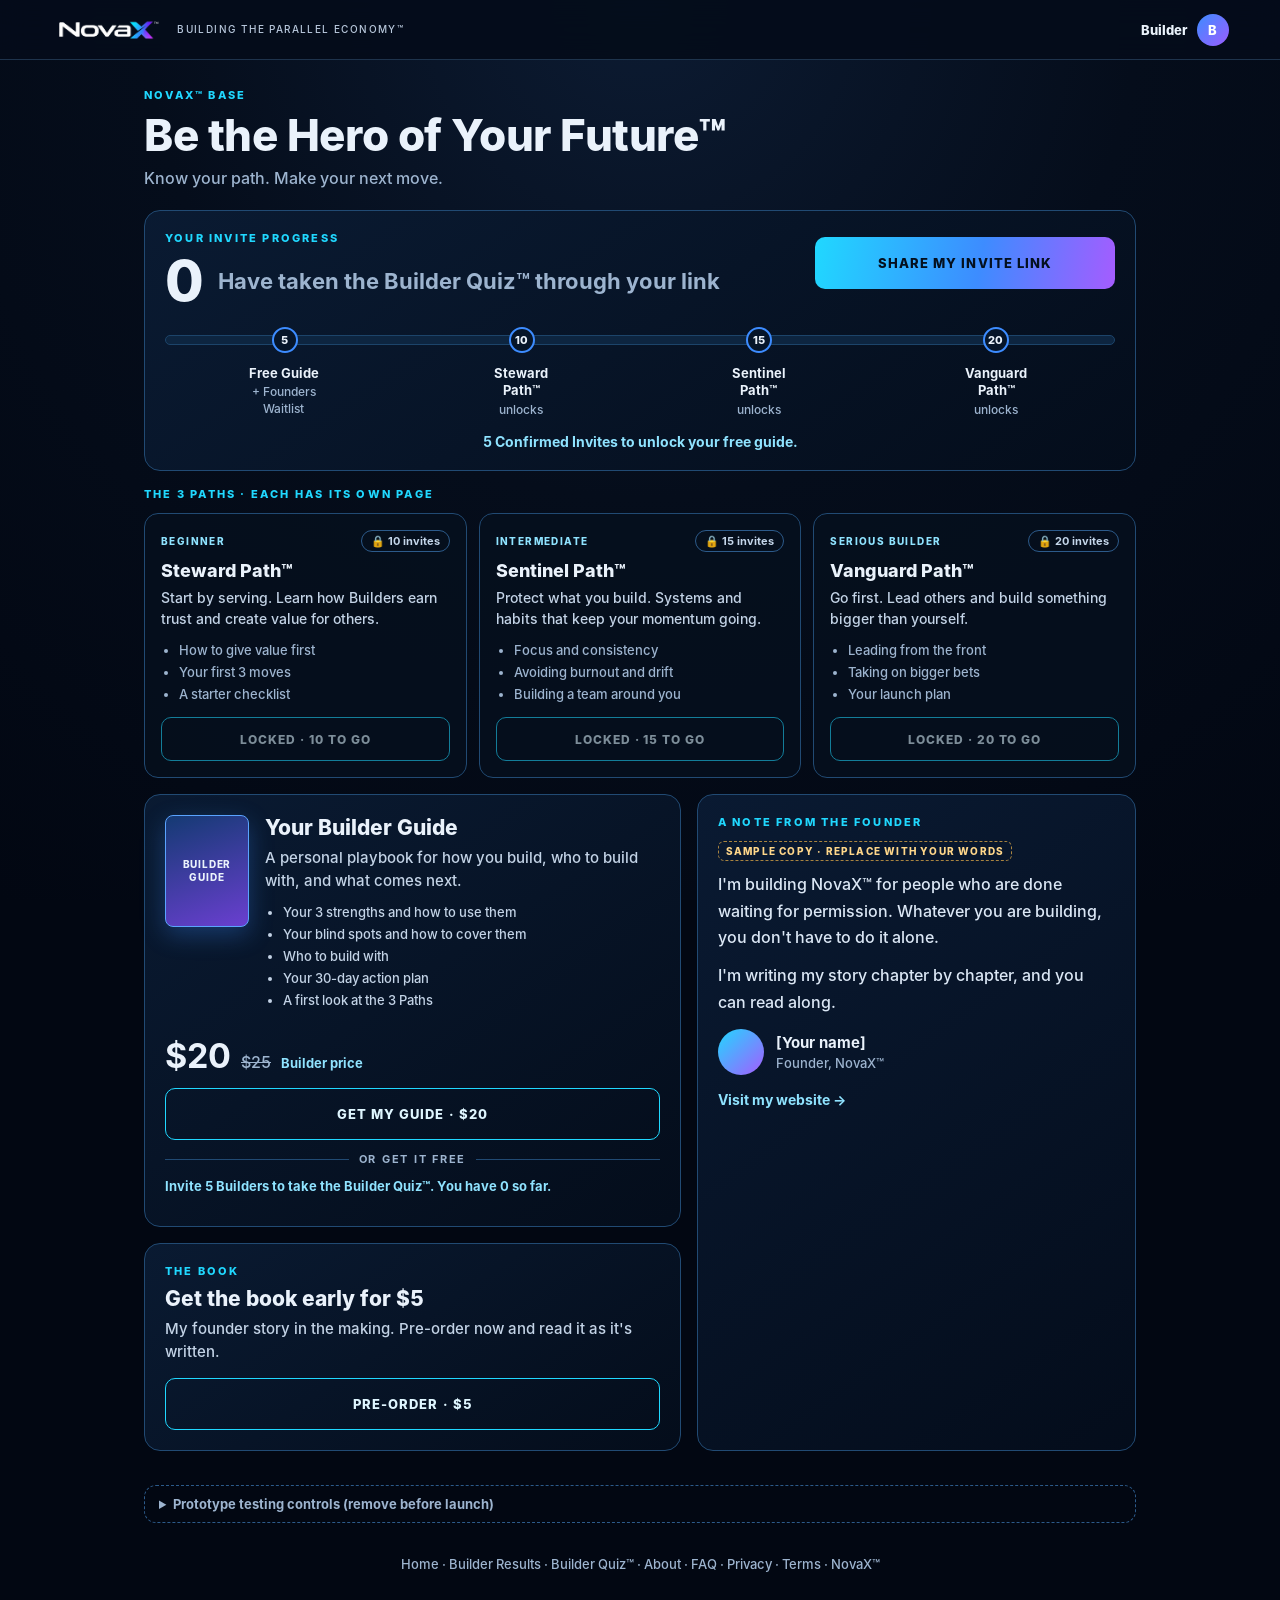
<file: hub.html>
<!doctype html><meta charset="utf-8"><title>NovaX™ Base</title><meta http-equiv="refresh" content="0;url=base.html"><script>location.replace("base.html"+location.search+location.hash)</script><a href="base.html">Continue to your NovaX™ Base</a>
</file>
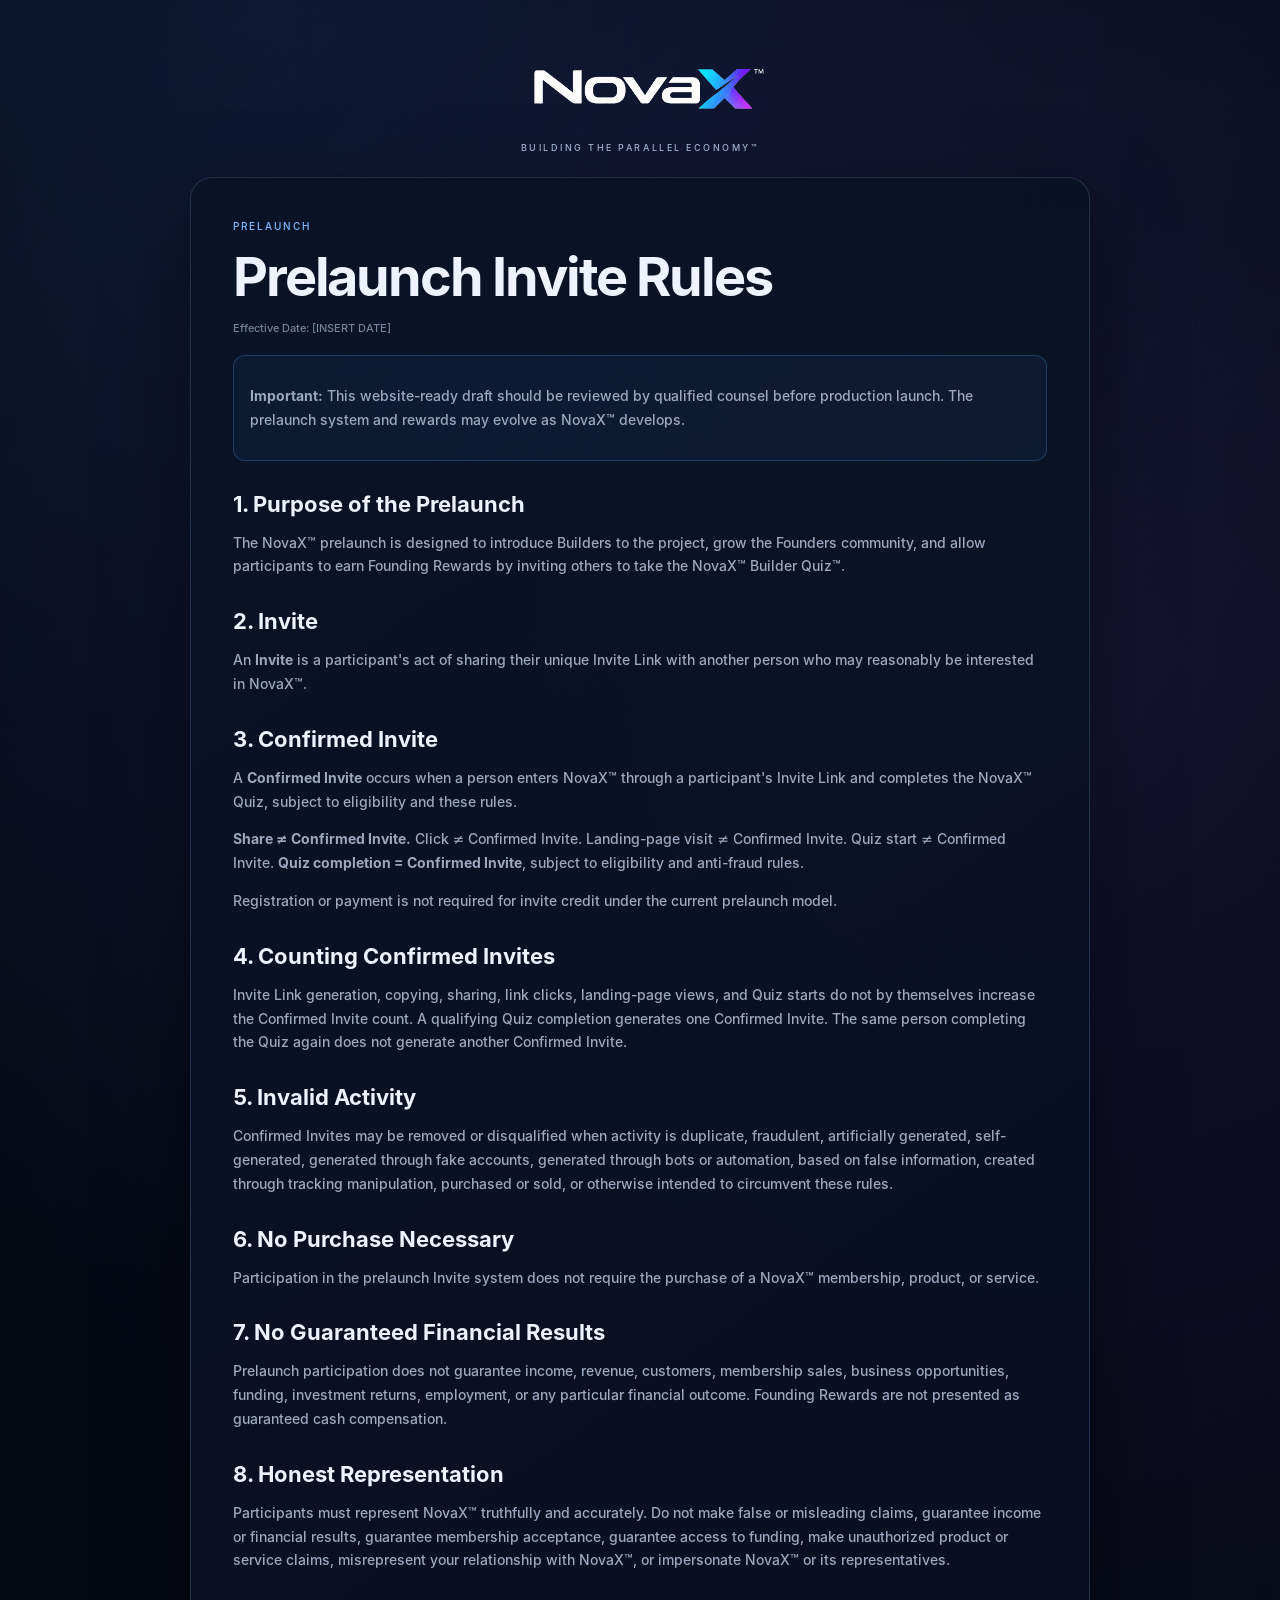
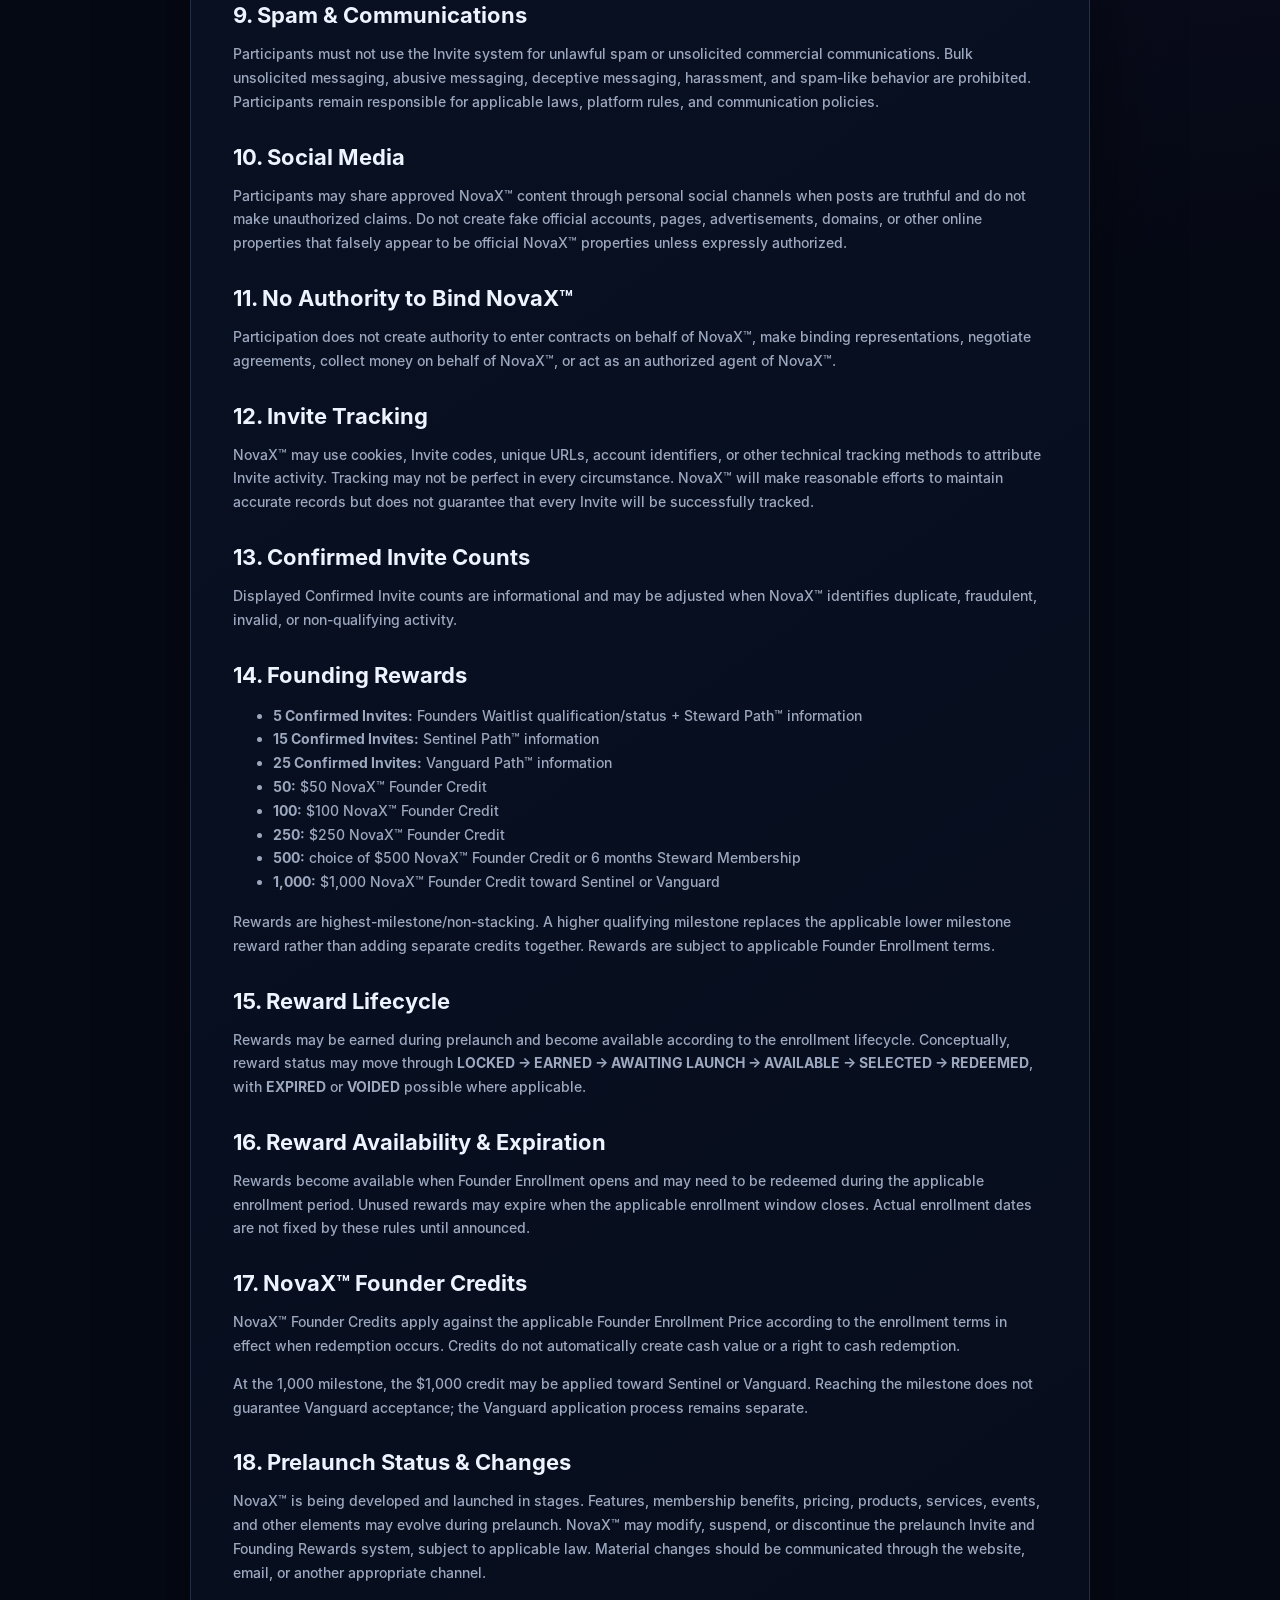
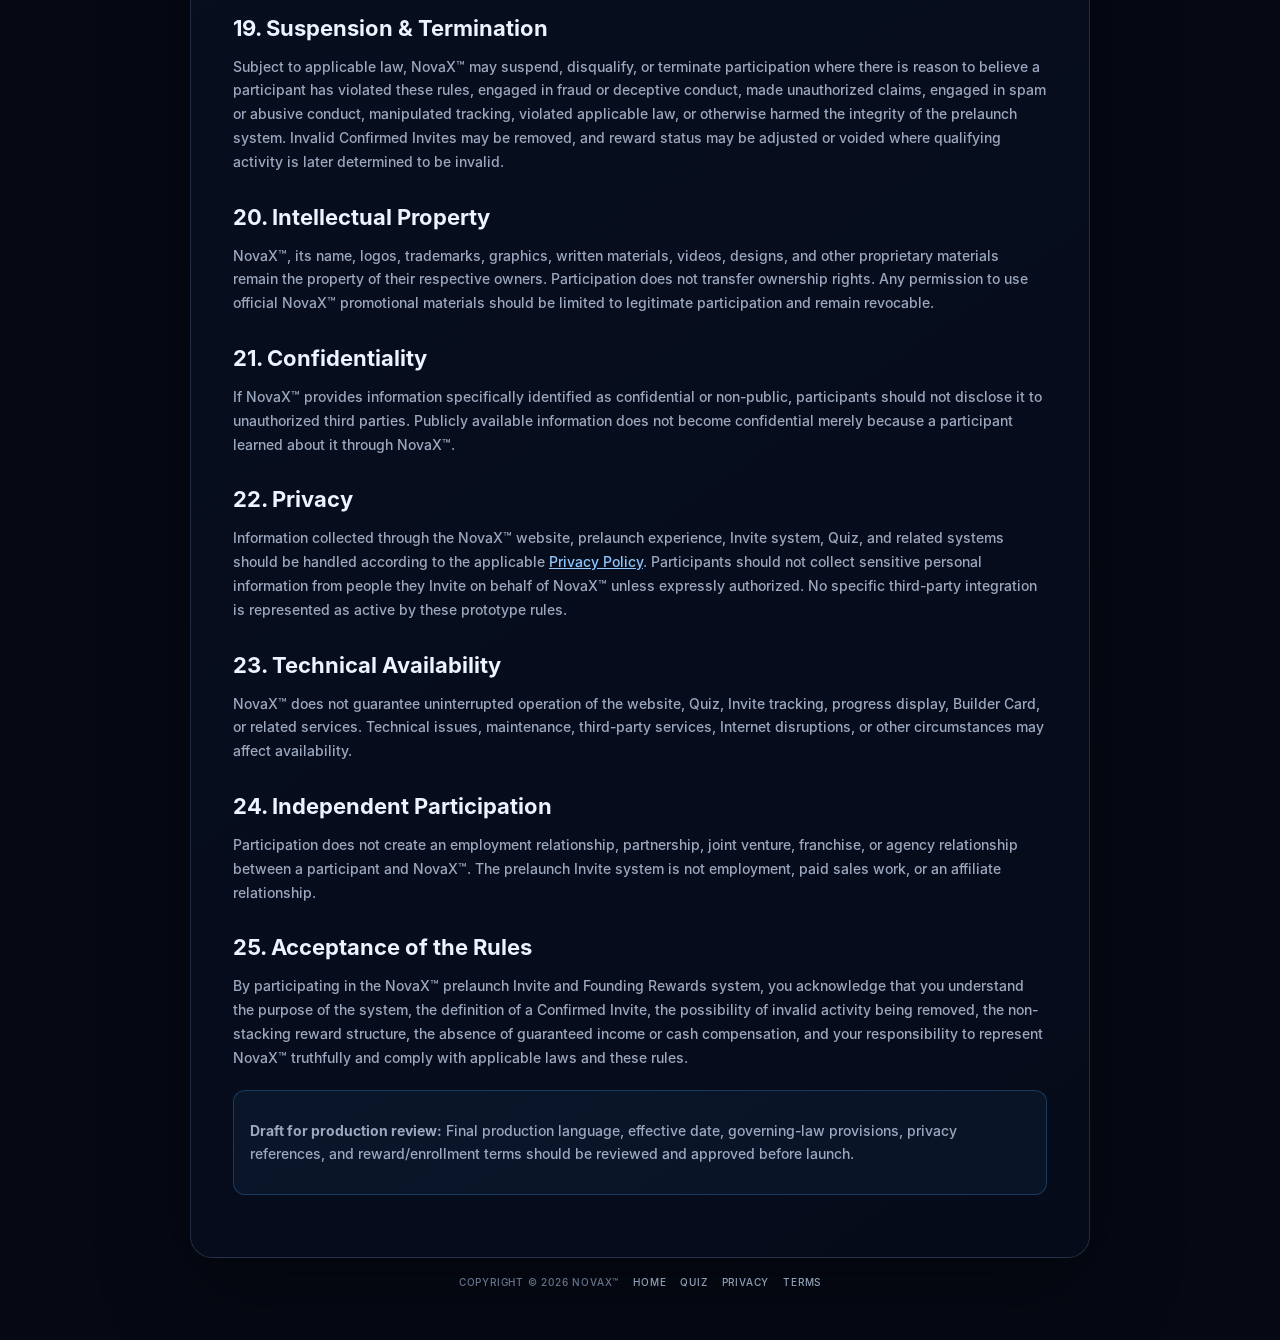
<file: prelaunch-invite-rules.html>
<!doctype html><html lang="en"><head><meta charset="utf-8"><meta name="viewport" content="width=device-width,initial-scale=1"><title>NovaX™ — Prelaunch Invite Rules</title><meta name="description" content="NovaX™ Prelaunch Invite Rules and Founding Rewards"><link rel="stylesheet" href="legal.css"></head><body><main class="page"><header class="header"><img class="logo" src="assets/NovaX_APPROVED_LOGO_ASSET.png" alt="NovaX™"><div class="tagline">Building the Parallel Economy™</div></header><article class="panel"><div class="eyebrow">Prelaunch</div><h1>Prelaunch Invite Rules</h1><div class="meta">Effective Date: [INSERT DATE]</div><div class="notice"><p><strong>Important:</strong> This website-ready draft should be reviewed by qualified counsel before production launch. The prelaunch system and rewards may evolve as NovaX™ develops.</p></div><h2>1. Purpose of the Prelaunch</h2><p>The NovaX™ prelaunch is designed to introduce Builders to the project, grow the Founders community, and allow participants to earn Founding Rewards by inviting others to take the NovaX™ Builder Quiz™.</p><h2>2. Invite</h2><p>An <strong>Invite</strong> is a participant's act of sharing their unique Invite Link with another person who may reasonably be interested in NovaX™.</p><h2>3. Confirmed Invite</h2><p>A <strong>Confirmed Invite</strong> occurs when a person enters NovaX™ through a participant's Invite Link and completes the NovaX™ Quiz, subject to eligibility and these rules.</p><p><strong>Share ≠ Confirmed Invite.</strong> Click ≠ Confirmed Invite. Landing-page visit ≠ Confirmed Invite. Quiz start ≠ Confirmed Invite. <strong>Quiz completion = Confirmed Invite</strong>, subject to eligibility and anti-fraud rules.</p><p>Registration or payment is not required for invite credit under the current prelaunch model.</p><h2>4. Counting Confirmed Invites</h2><p>Invite Link generation, copying, sharing, link clicks, landing-page views, and Quiz starts do not by themselves increase the Confirmed Invite count. A qualifying Quiz completion generates one Confirmed Invite. The same person completing the Quiz again does not generate another Confirmed Invite.</p><h2>5. Invalid Activity</h2><p>Confirmed Invites may be removed or disqualified when activity is duplicate, fraudulent, artificially generated, self-generated, generated through fake accounts, generated through bots or automation, based on false information, created through tracking manipulation, purchased or sold, or otherwise intended to circumvent these rules.</p><h2>6. No Purchase Necessary</h2><p>Participation in the prelaunch Invite system does not require the purchase of a NovaX™ membership, product, or service.</p><h2>7. No Guaranteed Financial Results</h2><p>Prelaunch participation does not guarantee income, revenue, customers, membership sales, business opportunities, funding, investment returns, employment, or any particular financial outcome. Founding Rewards are not presented as guaranteed cash compensation.</p><h2>8. Honest Representation</h2><p>Participants must represent NovaX™ truthfully and accurately. Do not make false or misleading claims, guarantee income or financial results, guarantee membership acceptance, guarantee access to funding, make unauthorized product or service claims, misrepresent your relationship with NovaX™, or impersonate NovaX™ or its representatives.</p><h2>9. Spam &amp; Communications</h2><p>Participants must not use the Invite system for unlawful spam or unsolicited commercial communications. Bulk unsolicited messaging, abusive messaging, deceptive messaging, harassment, and spam-like behavior are prohibited. Participants remain responsible for applicable laws, platform rules, and communication policies.</p><h2>10. Social Media</h2><p>Participants may share approved NovaX™ content through personal social channels when posts are truthful and do not make unauthorized claims. Do not create fake official accounts, pages, advertisements, domains, or other online properties that falsely appear to be official NovaX™ properties unless expressly authorized.</p><h2>11. No Authority to Bind NovaX™</h2><p>Participation does not create authority to enter contracts on behalf of NovaX™, make binding representations, negotiate agreements, collect money on behalf of NovaX™, or act as an authorized agent of NovaX™.</p><h2>12. Invite Tracking</h2><p>NovaX™ may use cookies, Invite codes, unique URLs, account identifiers, or other technical tracking methods to attribute Invite activity. Tracking may not be perfect in every circumstance. NovaX™ will make reasonable efforts to maintain accurate records but does not guarantee that every Invite will be successfully tracked.</p><h2>13. Confirmed Invite Counts</h2><p>Displayed Confirmed Invite counts are informational and may be adjusted when NovaX™ identifies duplicate, fraudulent, invalid, or non-qualifying activity.</p><h2>14. Founding Rewards</h2><ul><li><strong>5 Confirmed Invites:</strong> Founders Waitlist qualification/status + Steward Path™ information</li><li><strong>15 Confirmed Invites:</strong> Sentinel Path™ information</li><li><strong>25 Confirmed Invites:</strong> Vanguard Path™ information</li><li><strong>50:</strong> $50 NovaX™ Founder Credit</li><li><strong>100:</strong> $100 NovaX™ Founder Credit</li><li><strong>250:</strong> $250 NovaX™ Founder Credit</li><li><strong>500:</strong> choice of $500 NovaX™ Founder Credit or 6 months Steward Membership</li><li><strong>1,000:</strong> $1,000 NovaX™ Founder Credit toward Sentinel or Vanguard</li></ul><p>Rewards are highest-milestone/non-stacking. A higher qualifying milestone replaces the applicable lower milestone reward rather than adding separate credits together. Rewards are subject to applicable Founder Enrollment terms.</p><h2>15. Reward Lifecycle</h2><p>Rewards may be earned during prelaunch and become available according to the enrollment lifecycle. Conceptually, reward status may move through <strong>LOCKED → EARNED → AWAITING LAUNCH → AVAILABLE → SELECTED → REDEEMED</strong>, with <strong>EXPIRED</strong> or <strong>VOIDED</strong> possible where applicable.</p><h2>16. Reward Availability &amp; Expiration</h2><p>Rewards become available when Founder Enrollment opens and may need to be redeemed during the applicable enrollment period. Unused rewards may expire when the applicable enrollment window closes. Actual enrollment dates are not fixed by these rules until announced.</p><h2>17. NovaX™ Founder Credits</h2><p>NovaX™ Founder Credits apply against the applicable Founder Enrollment Price according to the enrollment terms in effect when redemption occurs. Credits do not automatically create cash value or a right to cash redemption.</p><p>At the 1,000 milestone, the $1,000 credit may be applied toward Sentinel or Vanguard. Reaching the milestone does not guarantee Vanguard acceptance; the Vanguard application process remains separate.</p><h2>18. Prelaunch Status &amp; Changes</h2><p>NovaX™ is being developed and launched in stages. Features, membership benefits, pricing, products, services, events, and other elements may evolve during prelaunch. NovaX™ may modify, suspend, or discontinue the prelaunch Invite and Founding Rewards system, subject to applicable law. Material changes should be communicated through the website, email, or another appropriate channel.</p><h2>19. Suspension &amp; Termination</h2><p>Subject to applicable law, NovaX™ may suspend, disqualify, or terminate participation where there is reason to believe a participant has violated these rules, engaged in fraud or deceptive conduct, made unauthorized claims, engaged in spam or abusive conduct, manipulated tracking, violated applicable law, or otherwise harmed the integrity of the prelaunch system. Invalid Confirmed Invites may be removed, and reward status may be adjusted or voided where qualifying activity is later determined to be invalid.</p><h2>20. Intellectual Property</h2><p>NovaX™, its name, logos, trademarks, graphics, written materials, videos, designs, and other proprietary materials remain the property of their respective owners. Participation does not transfer ownership rights. Any permission to use official NovaX™ promotional materials should be limited to legitimate participation and remain revocable.</p><h2>21. Confidentiality</h2><p>If NovaX™ provides information specifically identified as confidential or non-public, participants should not disclose it to unauthorized third parties. Publicly available information does not become confidential merely because a participant learned about it through NovaX™.</p><h2>22. Privacy</h2><p>Information collected through the NovaX™ website, prelaunch experience, Invite system, Quiz, and related systems should be handled according to the applicable <a href="privacy.html">Privacy Policy</a>. Participants should not collect sensitive personal information from people they Invite on behalf of NovaX™ unless expressly authorized. No specific third-party integration is represented as active by these prototype rules.</p><h2>23. Technical Availability</h2><p>NovaX™ does not guarantee uninterrupted operation of the website, Quiz, Invite tracking, progress display, Builder Card, or related services. Technical issues, maintenance, third-party services, Internet disruptions, or other circumstances may affect availability.</p><h2>24. Independent Participation</h2><p>Participation does not create an employment relationship, partnership, joint venture, franchise, or agency relationship between a participant and NovaX™. The prelaunch Invite system is not employment, paid sales work, or an affiliate relationship.</p><h2>25. Acceptance of the Rules</h2><p>By participating in the NovaX™ prelaunch Invite and Founding Rewards system, you acknowledge that you understand the purpose of the system, the definition of a Confirmed Invite, the possibility of invalid activity being removed, the non-stacking reward structure, the absence of guaranteed income or cash compensation, and your responsibility to represent NovaX™ truthfully and comply with applicable laws and these rules.</p><div class="notice"><p><strong>Draft for production review:</strong> Final production language, effective date, governing-law provisions, privacy references, and reward/enrollment terms should be reviewed and approved before launch.</p></div></article><nav class="footer" aria-label="Site navigation"><span class="copyright">Copyright © 2026 NovaX™</span><a href="index.html">Home</a><a href="quiz.html">Quiz</a><a href="privacy.html">Privacy</a><a href="terms.html">Terms</a></nav></main><script src="assets/novax-avatar.js" defer></script>
</body></html>
</file>
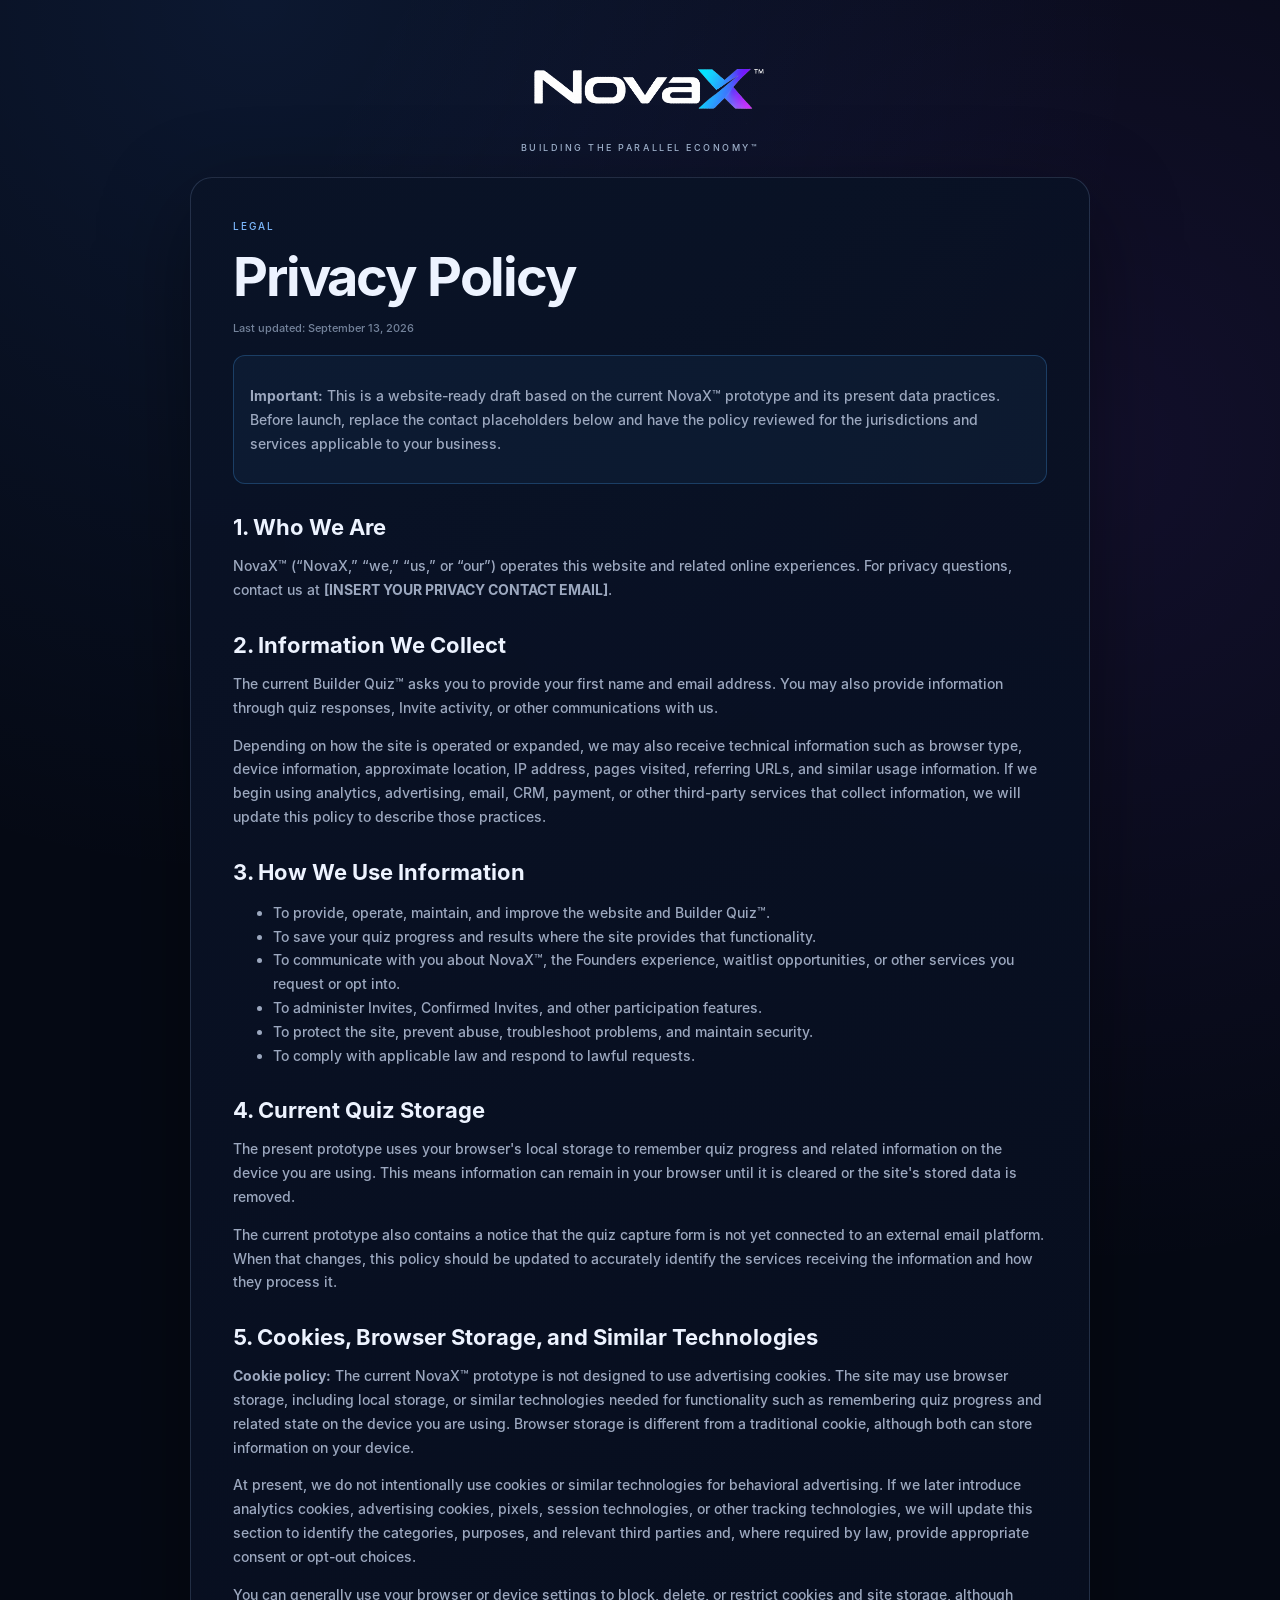
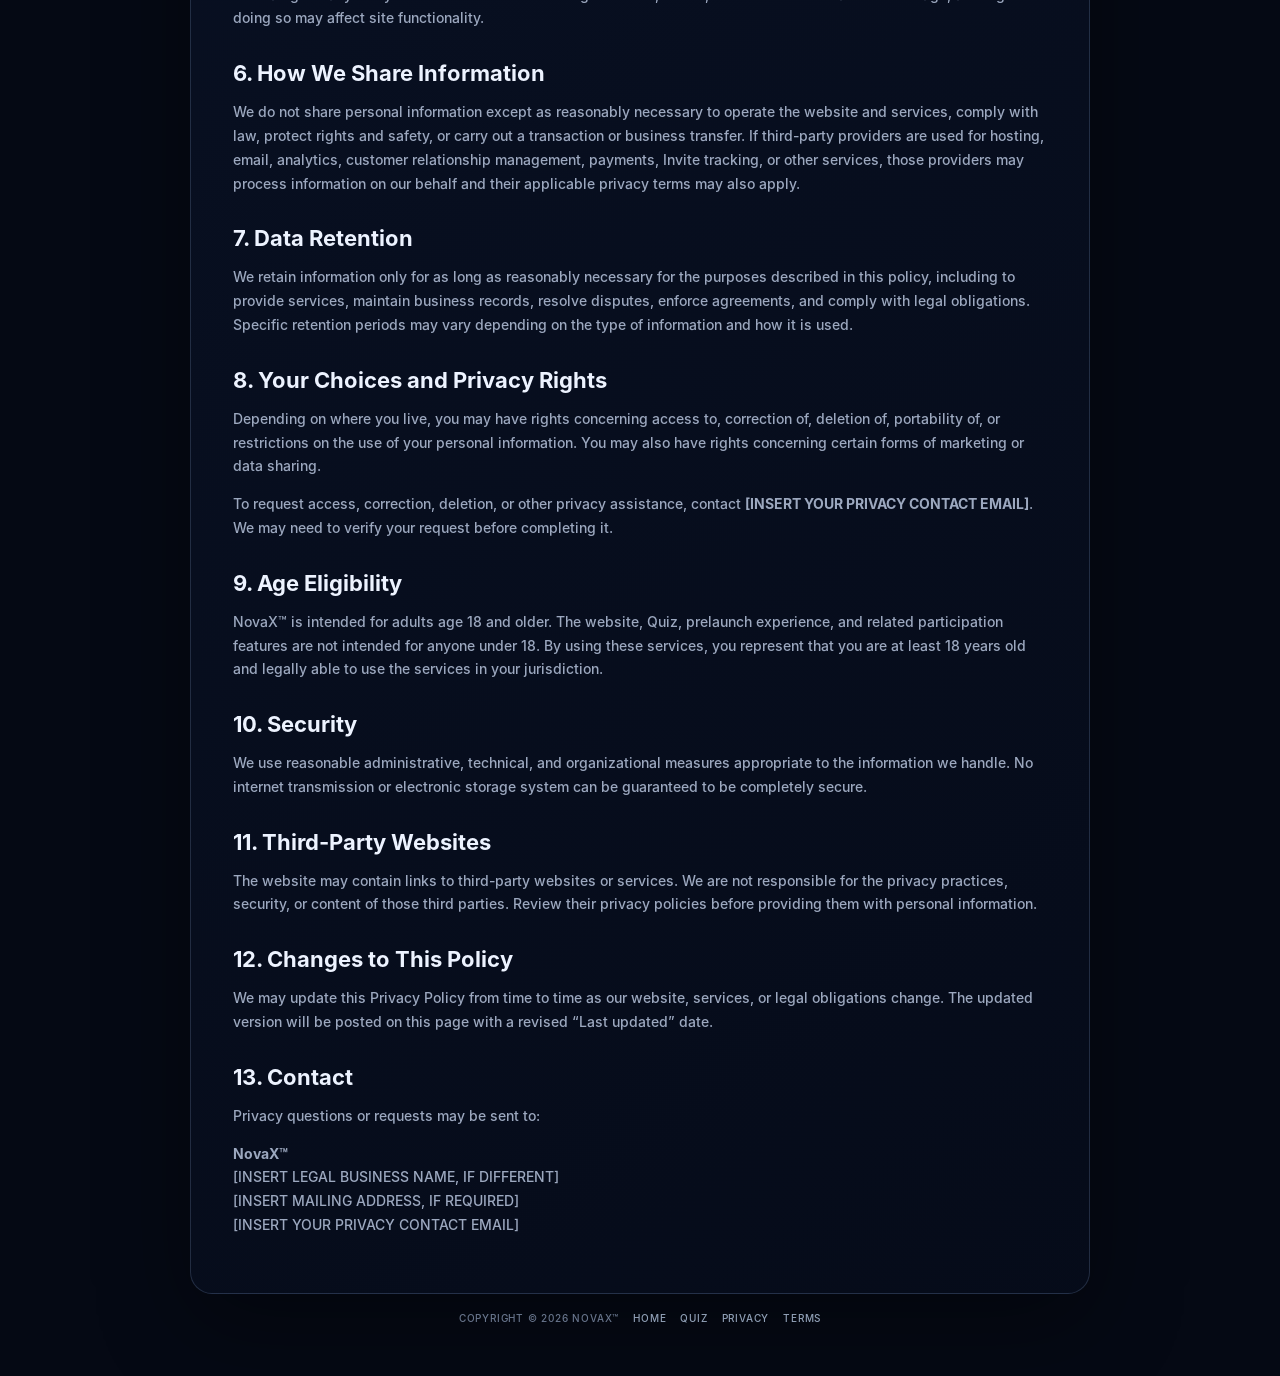
<file: privacy.html>
<!doctype html>
<html lang="en">
<head>
<meta charset="utf-8">
<meta name="viewport" content="width=device-width,initial-scale=1">
<title>NovaX™ — Privacy Policy</title>
<meta name="description" content="NovaX™ Privacy Policy">
<link rel="stylesheet" href="legal.css">
</head>
<body>
<main class="page">
  <header class="header">
    <img class="logo" src="assets/NovaX_APPROVED_LOGO_ASSET.png" alt="NovaX™">
    <div class="tagline">Building the Parallel Economy™</div>
  </header>

  <article class="panel">
    <div class="eyebrow">Legal</div>
    <h1>Privacy Policy</h1>
    <div class="meta">Last updated: September 13, 2026</div>

    <div class="notice">
      <p><strong>Important:</strong> This is a website-ready draft based on the current NovaX™ prototype and its present data practices. Before launch, replace the contact placeholders below and have the policy reviewed for the jurisdictions and services applicable to your business.</p>
    </div>

    <h2>1. Who We Are</h2>
    <p>NovaX™ (“NovaX,” “we,” “us,” or “our”) operates this website and related online experiences. For privacy questions, contact us at <strong>[INSERT YOUR PRIVACY CONTACT EMAIL]</strong>.</p>

    <h2>2. Information We Collect</h2>
    <p>The current Builder Quiz™ asks you to provide your first name and email address. You may also provide information through quiz responses, Invite activity, or other communications with us.</p>
    <p>Depending on how the site is operated or expanded, we may also receive technical information such as browser type, device information, approximate location, IP address, pages visited, referring URLs, and similar usage information. If we begin using analytics, advertising, email, CRM, payment, or other third-party services that collect information, we will update this policy to describe those practices.</p>

    <h2>3. How We Use Information</h2>
    <ul>
      <li>To provide, operate, maintain, and improve the website and Builder Quiz™.</li>
      <li>To save your quiz progress and results where the site provides that functionality.</li>
      <li>To communicate with you about NovaX™, the Founders experience, waitlist opportunities, or other services you request or opt into.</li>
      <li>To administer Invites, Confirmed Invites, and other participation features.</li>
      <li>To protect the site, prevent abuse, troubleshoot problems, and maintain security.</li>
      <li>To comply with applicable law and respond to lawful requests.</li>
    </ul>

    <h2>4. Current Quiz Storage</h2>
    <p>The present prototype uses your browser's local storage to remember quiz progress and related information on the device you are using. This means information can remain in your browser until it is cleared or the site's stored data is removed.</p>
    <p>The current prototype also contains a notice that the quiz capture form is not yet connected to an external email platform. When that changes, this policy should be updated to accurately identify the services receiving the information and how they process it.</p>

    <h2>5. Cookies, Browser Storage, and Similar Technologies</h2>
    <p><strong>Cookie policy:</strong> The current NovaX™ prototype is not designed to use advertising cookies. The site may use browser storage, including local storage, or similar technologies needed for functionality such as remembering quiz progress and related state on the device you are using. Browser storage is different from a traditional cookie, although both can store information on your device.</p>
    <p>At present, we do not intentionally use cookies or similar technologies for behavioral advertising. If we later introduce analytics cookies, advertising cookies, pixels, session technologies, or other tracking technologies, we will update this section to identify the categories, purposes, and relevant third parties and, where required by law, provide appropriate consent or opt-out choices.</p>
    <p>You can generally use your browser or device settings to block, delete, or restrict cookies and site storage, although doing so may affect site functionality.</p>

    <h2>6. How We Share Information</h2>
    <p>We do not share personal information except as reasonably necessary to operate the website and services, comply with law, protect rights and safety, or carry out a transaction or business transfer. If third-party providers are used for hosting, email, analytics, customer relationship management, payments, Invite tracking, or other services, those providers may process information on our behalf and their applicable privacy terms may also apply.</p>

    <h2>7. Data Retention</h2>
    <p>We retain information only for as long as reasonably necessary for the purposes described in this policy, including to provide services, maintain business records, resolve disputes, enforce agreements, and comply with legal obligations. Specific retention periods may vary depending on the type of information and how it is used.</p>

    <h2>8. Your Choices and Privacy Rights</h2>
    <p>Depending on where you live, you may have rights concerning access to, correction of, deletion of, portability of, or restrictions on the use of your personal information. You may also have rights concerning certain forms of marketing or data sharing.</p>
    <p>To request access, correction, deletion, or other privacy assistance, contact <strong>[INSERT YOUR PRIVACY CONTACT EMAIL]</strong>. We may need to verify your request before completing it.</p>

    <h2>9. Age Eligibility</h2>
    <p>NovaX™ is intended for adults age 18 and older. The website, Quiz, prelaunch experience, and related participation features are not intended for anyone under 18. By using these services, you represent that you are at least 18 years old and legally able to use the services in your jurisdiction.</p>

    <h2>10. Security</h2>
    <p>We use reasonable administrative, technical, and organizational measures appropriate to the information we handle. No internet transmission or electronic storage system can be guaranteed to be completely secure.</p>

    <h2>11. Third-Party Websites</h2>
    <p>The website may contain links to third-party websites or services. We are not responsible for the privacy practices, security, or content of those third parties. Review their privacy policies before providing them with personal information.</p>

    <h2>12. Changes to This Policy</h2>
    <p>We may update this Privacy Policy from time to time as our website, services, or legal obligations change. The updated version will be posted on this page with a revised “Last updated” date.</p>

    <h2>13. Contact</h2>
    <p>Privacy questions or requests may be sent to:</p>
    <p><strong>NovaX™</strong><br>
    [INSERT LEGAL BUSINESS NAME, IF DIFFERENT]<br>
    [INSERT MAILING ADDRESS, IF REQUIRED]<br>
    [INSERT YOUR PRIVACY CONTACT EMAIL]</p>
  </article>

  <nav class="footer" aria-label="Site navigation">
    <span class="copyright">Copyright © 2026 NovaX™</span>
    <a href="index.html">Home</a>
    <a href="quiz.html">Quiz</a>
    <a href="privacy.html">Privacy</a>
    <a href="terms.html">Terms</a>
  </nav>
</main>
<script src="assets/novax-avatar.js" defer></script>
</body>
</html>
</file>
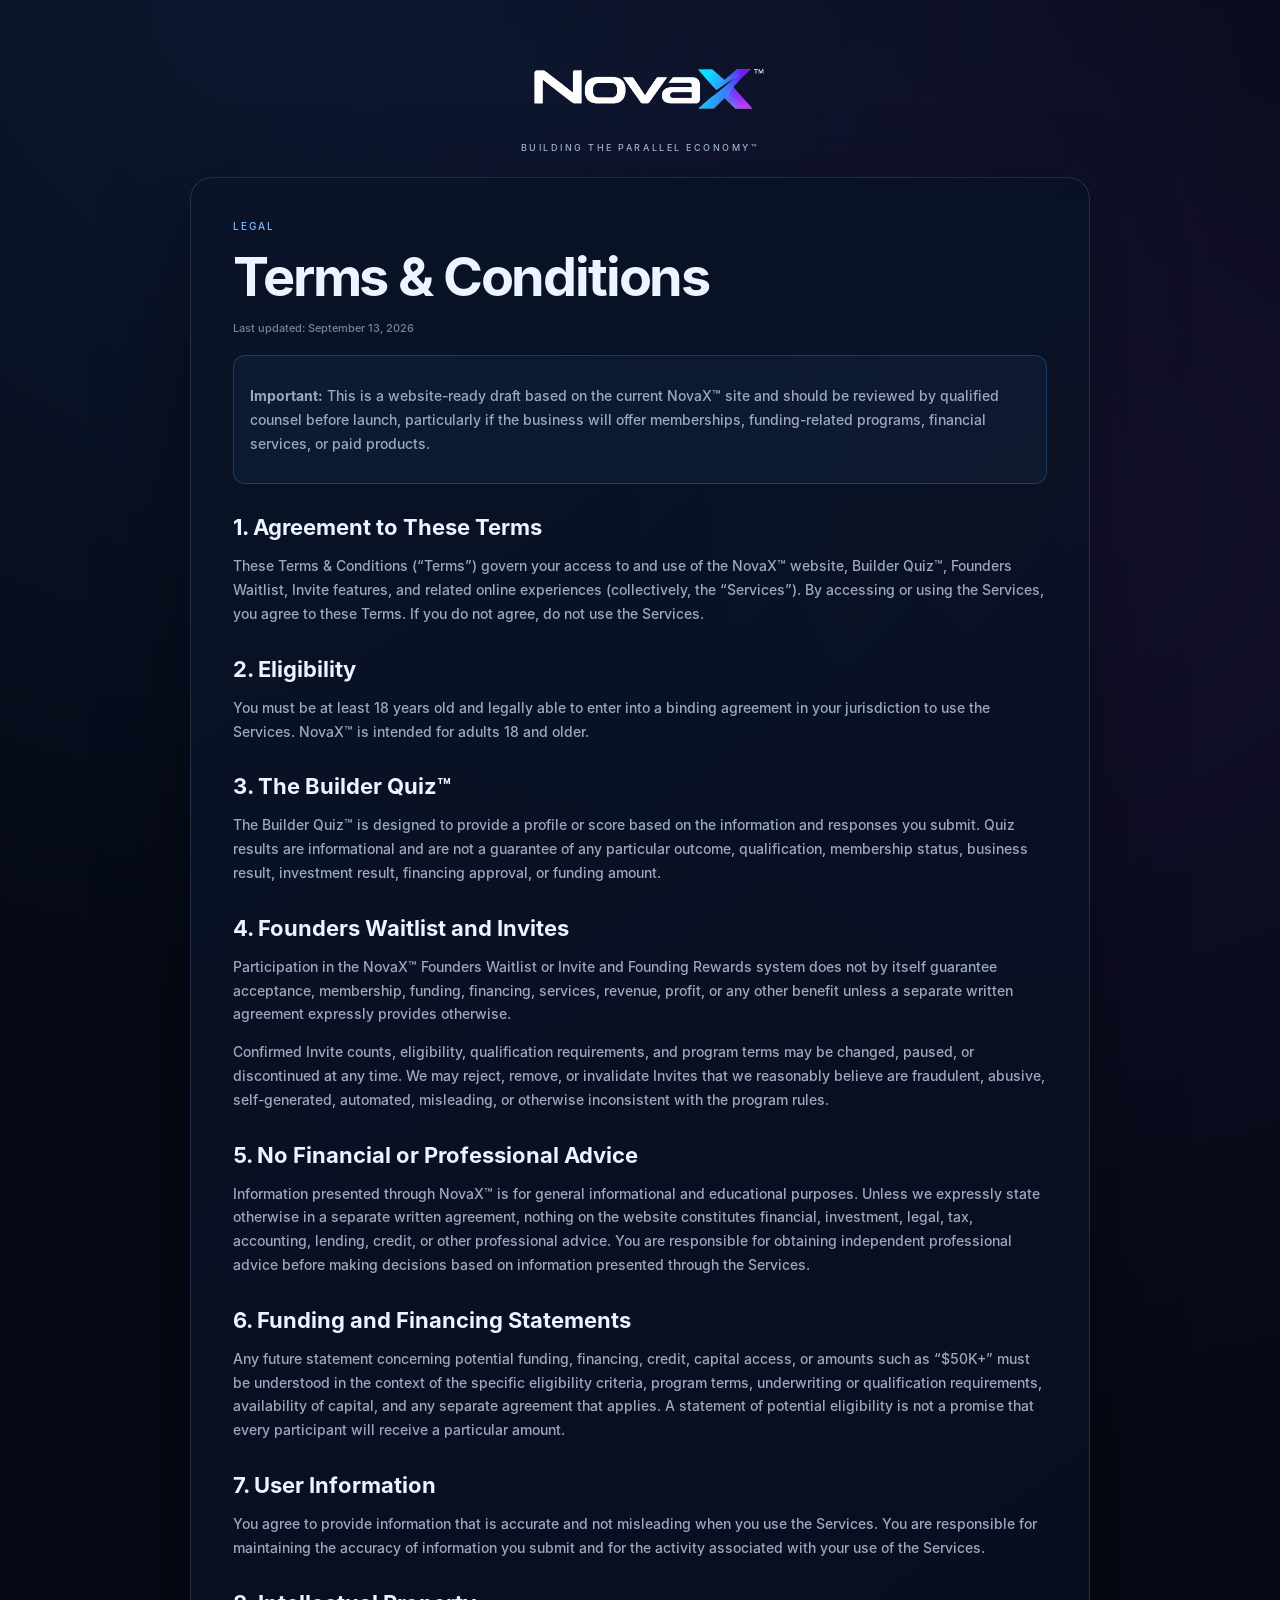
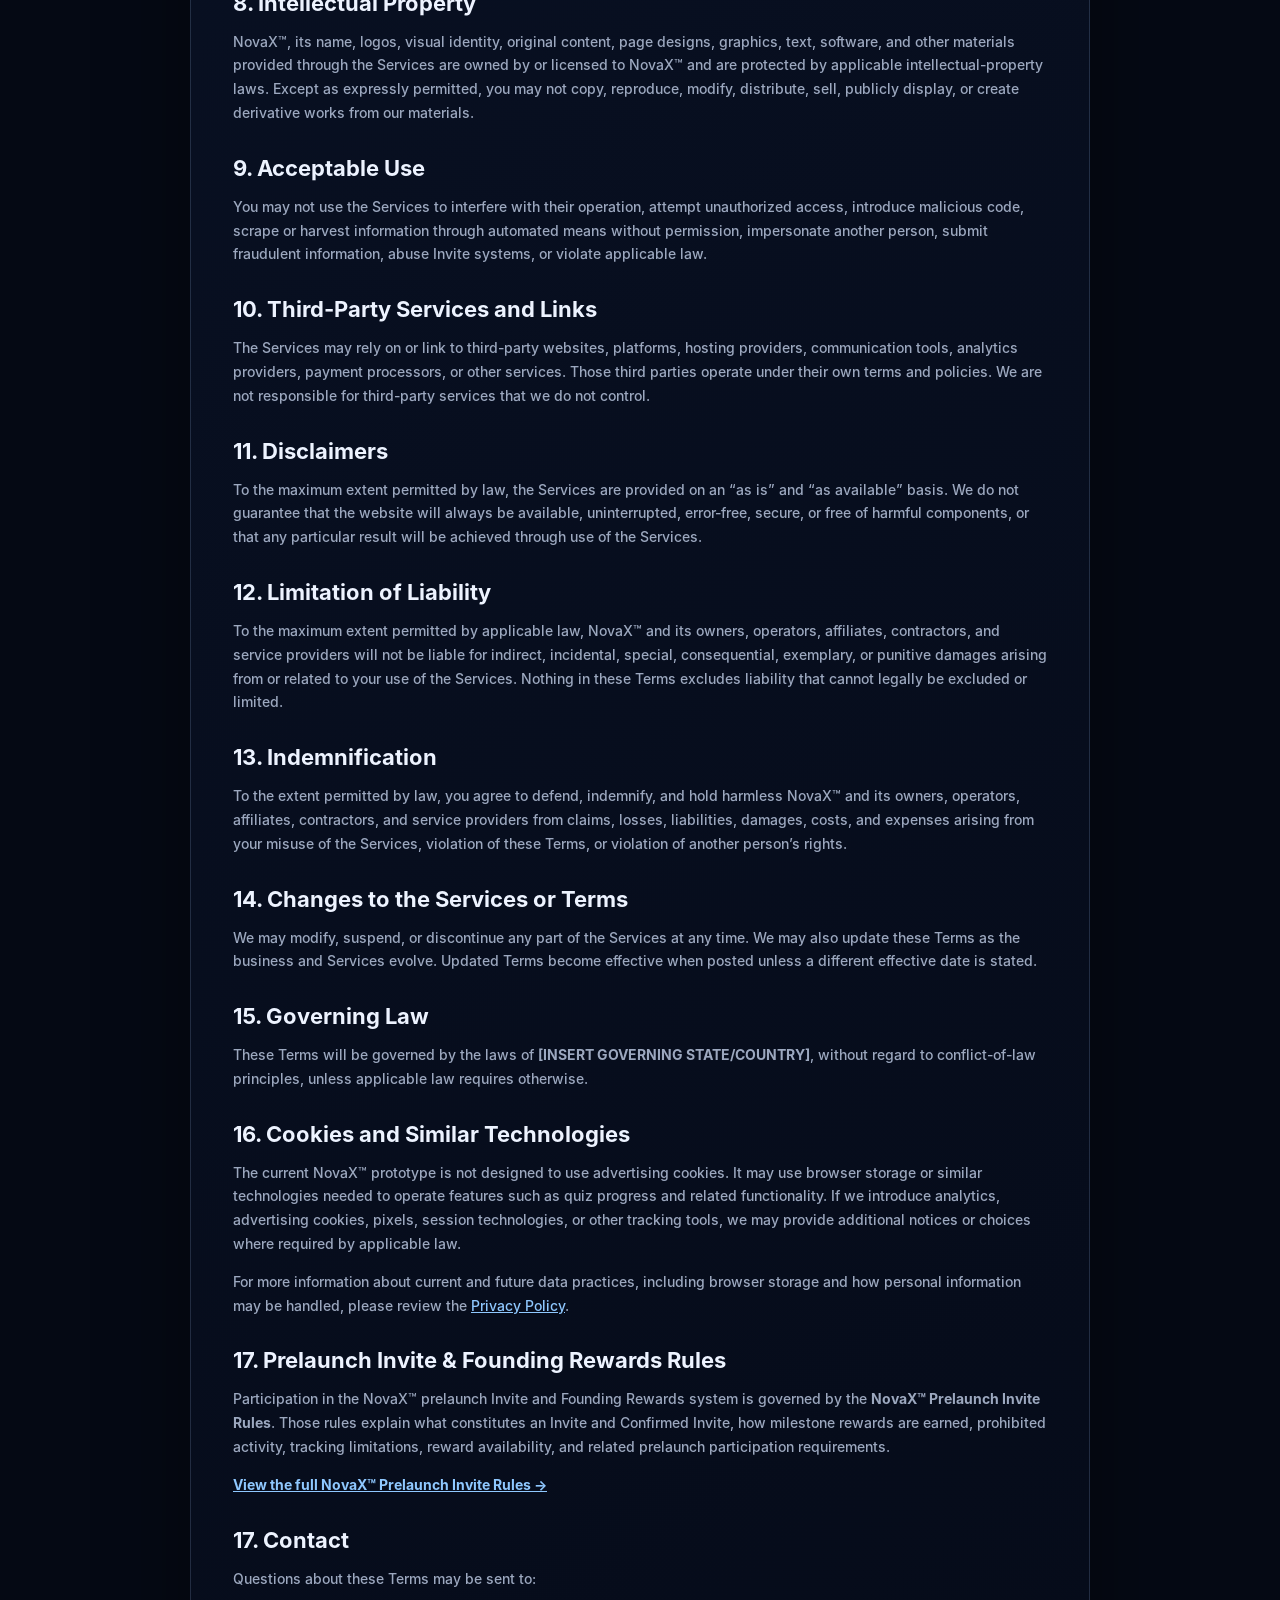
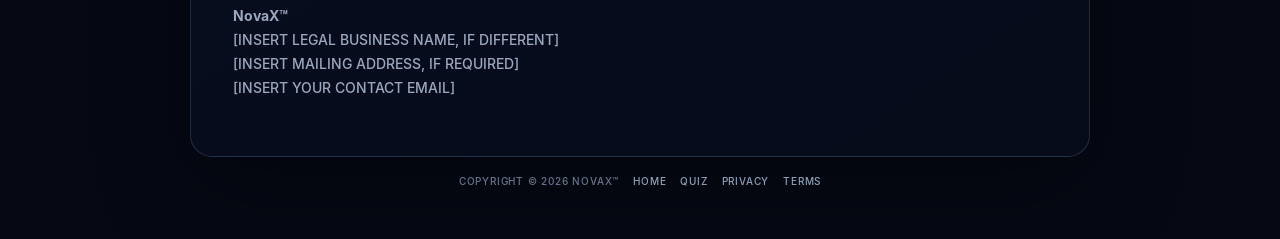
<file: terms.html>
<!doctype html>
<html lang="en">
<head>
<meta charset="utf-8">
<meta name="viewport" content="width=device-width,initial-scale=1">
<title>NovaX™ — Terms &amp; Conditions</title>
<meta name="description" content="NovaX™ Terms and Conditions">
<link rel="stylesheet" href="legal.css">
</head>
<body>
<main class="page">
  <header class="header">
    <img class="logo" src="assets/NovaX_APPROVED_LOGO_ASSET.png" alt="NovaX™">
    <div class="tagline">Building the Parallel Economy™</div>
  </header>

  <article class="panel">
    <div class="eyebrow">Legal</div>
    <h1>Terms &amp; Conditions</h1>
    <div class="meta">Last updated: September 13, 2026</div>

    <div class="notice">
      <p><strong>Important:</strong> This is a website-ready draft based on the current NovaX™ site and should be reviewed by qualified counsel before launch, particularly if the business will offer memberships, funding-related programs, financial services, or paid products.</p>
    </div>

    <h2>1. Agreement to These Terms</h2>
    <p>These Terms &amp; Conditions (“Terms”) govern your access to and use of the NovaX™ website, Builder Quiz™, Founders Waitlist, Invite features, and related online experiences (collectively, the “Services”). By accessing or using the Services, you agree to these Terms. If you do not agree, do not use the Services.</p>

    <h2>2. Eligibility</h2>
    <p>You must be at least 18 years old and legally able to enter into a binding agreement in your jurisdiction to use the Services. NovaX™ is intended for adults 18 and older.</p>

    <h2>3. The Builder Quiz™</h2>
    <p>The Builder Quiz™ is designed to provide a profile or score based on the information and responses you submit. Quiz results are informational and are not a guarantee of any particular outcome, qualification, membership status, business result, investment result, financing approval, or funding amount.</p>

    <h2>4. Founders Waitlist and Invites</h2>
    <p>Participation in the NovaX™ Founders Waitlist or Invite and Founding Rewards system does not by itself guarantee acceptance, membership, funding, financing, services, revenue, profit, or any other benefit unless a separate written agreement expressly provides otherwise.</p>
    <p>Confirmed Invite counts, eligibility, qualification requirements, and program terms may be changed, paused, or discontinued at any time. We may reject, remove, or invalidate Invites that we reasonably believe are fraudulent, abusive, self-generated, automated, misleading, or otherwise inconsistent with the program rules.</p>

    <h2>5. No Financial or Professional Advice</h2>
    <p>Information presented through NovaX™ is for general informational and educational purposes. Unless we expressly state otherwise in a separate written agreement, nothing on the website constitutes financial, investment, legal, tax, accounting, lending, credit, or other professional advice. You are responsible for obtaining independent professional advice before making decisions based on information presented through the Services.</p>

    <h2>6. Funding and Financing Statements</h2>
    <p>Any future statement concerning potential funding, financing, credit, capital access, or amounts such as “$50K+” must be understood in the context of the specific eligibility criteria, program terms, underwriting or qualification requirements, availability of capital, and any separate agreement that applies. A statement of potential eligibility is not a promise that every participant will receive a particular amount.</p>

    <h2>7. User Information</h2>
    <p>You agree to provide information that is accurate and not misleading when you use the Services. You are responsible for maintaining the accuracy of information you submit and for the activity associated with your use of the Services.</p>

    <h2>8. Intellectual Property</h2>
    <p>NovaX™, its name, logos, visual identity, original content, page designs, graphics, text, software, and other materials provided through the Services are owned by or licensed to NovaX™ and are protected by applicable intellectual-property laws. Except as expressly permitted, you may not copy, reproduce, modify, distribute, sell, publicly display, or create derivative works from our materials.</p>

    <h2>9. Acceptable Use</h2>
    <p>You may not use the Services to interfere with their operation, attempt unauthorized access, introduce malicious code, scrape or harvest information through automated means without permission, impersonate another person, submit fraudulent information, abuse Invite systems, or violate applicable law.</p>

    <h2>10. Third-Party Services and Links</h2>
    <p>The Services may rely on or link to third-party websites, platforms, hosting providers, communication tools, analytics providers, payment processors, or other services. Those third parties operate under their own terms and policies. We are not responsible for third-party services that we do not control.</p>

    <h2>11. Disclaimers</h2>
    <p>To the maximum extent permitted by law, the Services are provided on an “as is” and “as available” basis. We do not guarantee that the website will always be available, uninterrupted, error-free, secure, or free of harmful components, or that any particular result will be achieved through use of the Services.</p>

    <h2>12. Limitation of Liability</h2>
    <p>To the maximum extent permitted by applicable law, NovaX™ and its owners, operators, affiliates, contractors, and service providers will not be liable for indirect, incidental, special, consequential, exemplary, or punitive damages arising from or related to your use of the Services. Nothing in these Terms excludes liability that cannot legally be excluded or limited.</p>

    <h2>13. Indemnification</h2>
    <p>To the extent permitted by law, you agree to defend, indemnify, and hold harmless NovaX™ and its owners, operators, affiliates, contractors, and service providers from claims, losses, liabilities, damages, costs, and expenses arising from your misuse of the Services, violation of these Terms, or violation of another person’s rights.</p>

    <h2>14. Changes to the Services or Terms</h2>
    <p>We may modify, suspend, or discontinue any part of the Services at any time. We may also update these Terms as the business and Services evolve. Updated Terms become effective when posted unless a different effective date is stated.</p>

    <h2>15. Governing Law</h2>
    <p>These Terms will be governed by the laws of <strong>[INSERT GOVERNING STATE/COUNTRY]</strong>, without regard to conflict-of-law principles, unless applicable law requires otherwise.</p>


    <h2>16. Cookies and Similar Technologies</h2>
    <p>The current NovaX™ prototype is not designed to use advertising cookies. It may use browser storage or similar technologies needed to operate features such as quiz progress and related functionality. If we introduce analytics, advertising cookies, pixels, session technologies, or other tracking tools, we may provide additional notices or choices where required by applicable law.</p>
    <p>For more information about current and future data practices, including browser storage and how personal information may be handled, please review the <a href="privacy.html">Privacy Policy</a>.</p>

    <h2>17. Prelaunch Invite &amp; Founding Rewards Rules</h2>
    <p>Participation in the NovaX™ prelaunch Invite and Founding Rewards system is governed by the <strong>NovaX™ Prelaunch Invite Rules</strong>. Those rules explain what constitutes an Invite and Confirmed Invite, how milestone rewards are earned, prohibited activity, tracking limitations, reward availability, and related prelaunch participation requirements.</p>
    <p><a href="prelaunch-invite-rules.html"><strong>View the full NovaX™ Prelaunch Invite Rules →</strong></a></p>

    <h2>17. Contact</h2>
    <p>Questions about these Terms may be sent to:</p>
    <p><strong>NovaX™</strong><br>
    [INSERT LEGAL BUSINESS NAME, IF DIFFERENT]<br>
    [INSERT MAILING ADDRESS, IF REQUIRED]<br>
    [INSERT YOUR CONTACT EMAIL]</p>
  </article>

  <nav class="footer" aria-label="Site navigation">
    <span class="copyright">Copyright © 2026 NovaX™</span>
    <a href="index.html">Home</a>
    <a href="quiz.html">Quiz</a>
    <a href="privacy.html">Privacy</a>
    <a href="terms.html">Terms</a>
  </nav>
</main>
<script src="assets/novax-avatar.js" defer></script>
</body>
</html>
</file>
<file: legal.css>
@font-face{font-family:Inter;font-weight:500;font-style:normal;font-display:swap;src:url(assets/fonts/Inter-Medium.woff) format("woff")}@font-face{font-family:Inter;font-weight:500;font-style:italic;font-display:swap;src:url(assets/fonts/Inter-MediumItalic.woff) format("woff")}@font-face{font-family:Inter;font-weight:700;font-style:normal;font-display:swap;src:url(assets/fonts/Inter-Bold.woff) format("woff")}@font-face{font-family:Inter;font-weight:800;font-style:normal;font-display:swap;src:url(assets/fonts/Inter-ExtraBold.woff) format("woff")}
:root{--bg:#050914;--panel:#0a1224;--text:#edf3ff;--muted:#9ca8bf;--line:rgba(133,160,205,.22);--blue:#49a7ff;--violet:#8d5cff}
*{box-sizing:border-box}html{background:var(--bg)}body{margin:0;min-height:100vh;background:radial-gradient(circle at 20% 0%,rgba(63,132,255,.12),transparent 28%),radial-gradient(circle at 85% 15%,rgba(139,77,255,.10),transparent 30%),var(--bg);color:var(--text);font-family:Inter,ui-sans-serif,system-ui,-apple-system,Segoe UI,Arial,sans-serif}.page{width:min(900px,92vw);margin:0 auto;padding:28px 0 34px}.header{display:flex;flex-direction:column;align-items:center;text-align:center;padding:18px 20px 24px}.logo{display:block;width:min(260px,68vw);margin:0 auto 14px;transform:translateX(5px)}.tagline{display:block;width:max-content;max-width:100%;margin:0 auto;color:#9eb0ca;letter-spacing:.28em;font-size:9px;text-transform:uppercase}.panel{background:linear-gradient(145deg,rgba(10,19,39,.94),rgba(6,12,26,.94));border:1px solid var(--line);border-radius:22px;padding:clamp(24px,4vw,42px);box-shadow:0 28px 90px rgba(0,0,0,.38)}.eyebrow{color:#7dbaff;font-size:10px;letter-spacing:.2em;text-transform:uppercase}.panel h1{font-size:clamp(34px,6vw,54px);font-weight:650;letter-spacing:-.04em;margin:12px 0}.panel h2{font-size:22px;margin:30px 0 10px}.panel p,.panel li{color:var(--muted);line-height:1.7;font-size:14px}.panel a{color:#8fc8ff}.meta{color:#74839b;font-size:11px;margin-bottom:20px}.notice{border:1px solid rgba(73,167,255,.25);background:rgba(73,167,255,.06);padding:14px 16px;border-radius:12px;margin:20px 0}.footer{display:flex;justify-content:center;gap:14px;flex-wrap:wrap;padding:18px 8px;color:#718097;font-size:10px;letter-spacing:.08em;text-transform:uppercase;text-align:center}.footer a{color:#91a1b7;text-decoration:none}.footer a:hover{color:#c4dcff}.copyright{color:#68758c}
</file>
